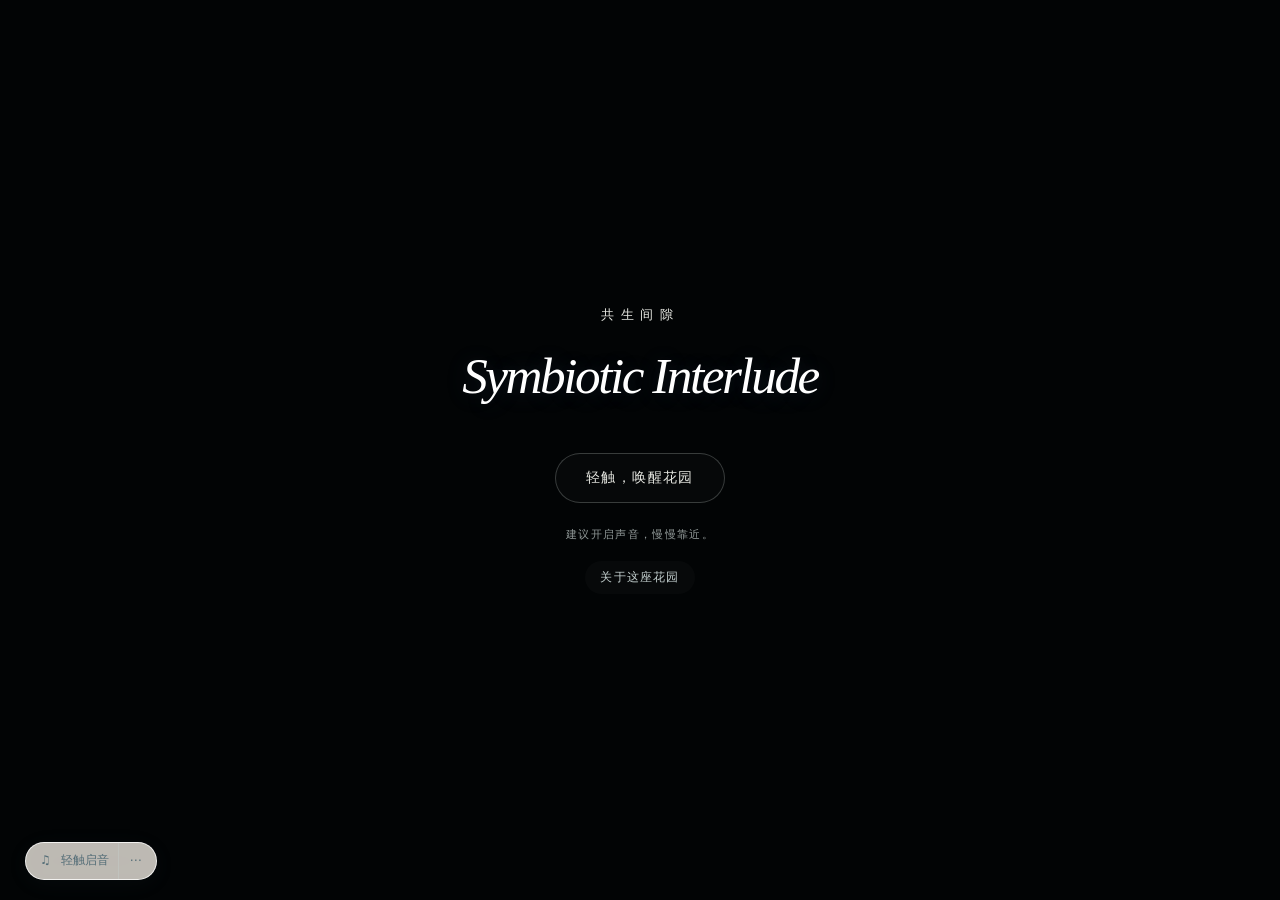
<file: index.html>
<!doctype html>
<html lang="zh-CN"><head><meta charset="utf-8"><meta name="viewport" content="width=device-width,initial-scale=1"><meta name="theme-color" content="#9fc4f7"><meta name="description" content="共生间隙：触碰植物，收藏一次相遇。"><title>Symbiotic Interlude · 共生间隙</title><link rel="preload" href="assets/sky-background.jpg" as="image"><link rel="stylesheet" href="src/style.css"><link rel="stylesheet" href="src/polish.css"><link rel="stylesheet" href="src/sound.css"><link rel="stylesheet" href="src/life.css"><link rel="stylesheet" href="src/presentation.css"><link rel="stylesheet" href="src/refinement.css"><link rel="stylesheet" href="src/experience.css"></head>
<body data-scene="welcome">
<main id="experience" aria-label="共生间隙互动花园">
 <section id="welcome" class="welcome"><p>共生间隙</p><h1>Symbiotic Interlude</h1><button id="start-experience" disabled>轻触，唤醒花园</button><small id="welcome-status" role="status">正在准备花园，请稍候…</small></section>
 <div id="landscape" aria-hidden="true"></div>
 <video id="scene-video" muted playsinline preload="metadata" poster="assets/poster-start.jpg"><source src="assets/intro.mp4" type="video/mp4"></video>
 <video id="ambient-video" muted playsinline loop preload="none" poster="assets/ambient-poster.jpg" aria-hidden="true"><source src="assets/ambient.mp4" type="video/mp4"></video>
 <div id="video-soften" aria-hidden="true"></div>
 <div id="intro-veil" aria-hidden="true"></div>
 <canvas id="atmosphere" aria-hidden="true"></canvas>
 <section id="arrival" class="arrival" aria-label="进入共生间隙" hidden>
  <p class="arrival-cn">共生间隙</p><h1><span>Symbiotic</span><em>Interlude</em></h1>
  <p class="arrival-copy">在万物之间，留一点温柔。</p><button id="enter" class="enter-button">轻触任意处，走进花园 <span>↗</span></button>
 </section>
 <section id="passage-copy" class="passage-copy" hidden><p>循着花的呼吸</p><button id="enter-garden" class="enter-button">轻触，抵达花园 <span>↗</span></button></section>
 <section id="garden" aria-label="选择你的植物" hidden>
  <div class="garden-heading"><p>每一次靠近，都有回响。</p><span>先轻触一株植物，再次轻触进入</span></div>
  <div id="plants" class="plants"></div>
  <div id="photo-garland" class="photo-garland" aria-label="空中的花笺" inert><img class="garland-rope" src="assets/garland.png" alt=""><div id="photo-hangers"></div></div>
  <button id="sky-invitation" class="sky-invitation" aria-label="向下滑动或点击展开照片花笺"><span>你的故事，藏在天空里</span><i>⌄</i></button>
  <div id="plant-caption" class="plant-caption" aria-live="polite"></div>
 </section>
 <section id="module" class="module" aria-label="植物互动" hidden></section>
 <div id="transition-veil" aria-hidden="true"></div>
</main>
<header id="chrome" class="chrome" hidden><button id="brand" aria-label="返回花园">Symbiotic <em>Interlude</em><small>共生间隙</small></button><nav aria-label="花园操作"><button id="photo-toggle">展开花笺</button><button id="finish" hidden>暂别花园</button><button id="motion-toggle" aria-pressed="false" title="切换轻量动效">轻量动效</button><button id="replay" title="重播开场">↺<span class="sr-only">重播开场</span></button></nav></header>
<button id="skip" class="skip">跳过序幕 <span>↗</span></button>
<button id="video-retry" class="video-retry" hidden>轻触播放</button>
<div id="toast" role="status" aria-live="polite"></div>
<dialog id="lightbox"><button id="close-lightbox" class="close-button" aria-label="关闭照片">×</button><img id="lightbox-image" alt=""><div id="lightbox-caption"></div><a id="lightbox-download" class="text-button" download="共生间隙.png">下载图片 ↗</a></dialog>
<noscript>请启用 JavaScript 以体验共生间隙。</noscript>
<script type="module" src="src/app.js"></script>
</body></html>
</file>
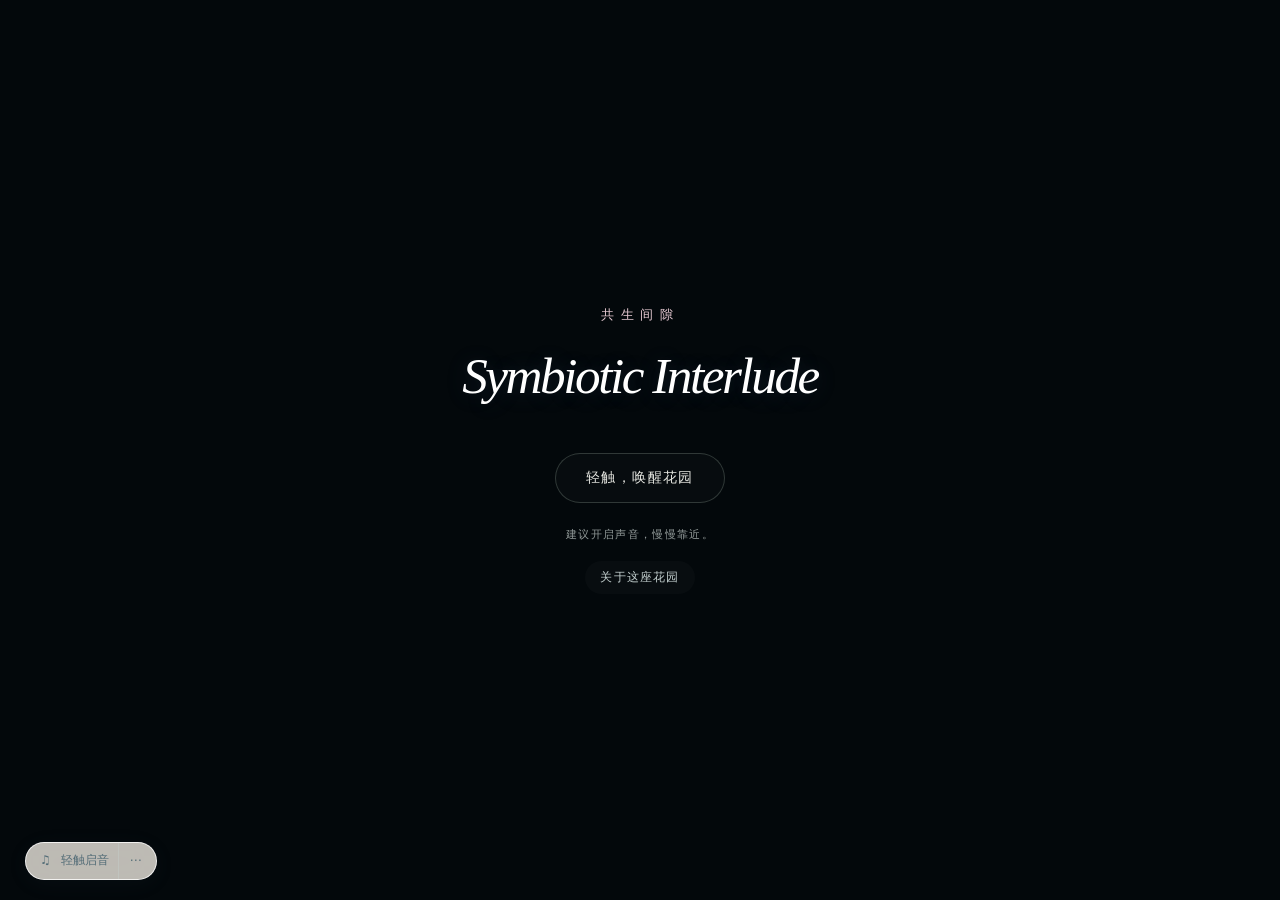
<file: miao/index.html>
<!doctype html>
<html lang="zh-CN"><head><meta charset="utf-8"><meta name="viewport" content="width=device-width,initial-scale=1"><meta name="theme-color" content="#9fc4f7"><meta name="description" content="共生间隙：触碰植物，收藏一次相遇。"><title>Symbiotic Interlude · 共生间隙</title><link rel="preload" href="assets/embroidered-garden.svg" as="image"><link rel="stylesheet" href="src/style.css"><link rel="stylesheet" href="src/polish.css"><link rel="stylesheet" href="src/sound.css"><link rel="stylesheet" href="src/life.css"><link rel="stylesheet" href="src/presentation.css"><link rel="stylesheet" href="src/refinement.css"><link rel="stylesheet" href="src/experience.css"><link rel="stylesheet" href="src/embroidery.css"></head>
<body data-scene="welcome">
<main id="experience" aria-label="共生间隙互动花园">
 <section id="welcome" class="welcome"><p>共生间隙</p><h1>Symbiotic Interlude</h1><button id="start-experience" disabled>轻触，唤醒花园</button><small id="welcome-status" role="status">正在准备花园，请稍候…</small></section>
 <div id="landscape" aria-hidden="true"></div>
 <video id="scene-video" muted playsinline preload="metadata" poster="assets/poster-start.jpg"><source src="assets/intro.mp4" type="video/mp4"></video>
 <video id="ambient-video" muted playsinline loop preload="none" poster="assets/ambient-poster.jpg" aria-hidden="true"><source src="assets/ambient.mp4" type="video/mp4"></video>
 <div id="video-soften" aria-hidden="true"></div>
 <div id="intro-veil" aria-hidden="true"></div>
 <canvas id="atmosphere" aria-hidden="true"></canvas>
 <section id="arrival" class="arrival" aria-label="进入共生间隙" hidden>
  <p class="arrival-cn">共生间隙</p><h1><span>Symbiotic</span><em>Interlude</em></h1>
  <p class="arrival-copy">在万物之间，留一点温柔。</p><button id="enter" class="enter-button">轻触任意处，走进花园 <span>↗</span></button>
 </section>
 <section id="passage-copy" class="passage-copy" hidden><p>循着花的呼吸</p><button id="enter-garden" class="enter-button">轻触，抵达花园 <span>↗</span></button></section>
 <section id="garden" aria-label="选择你的植物" hidden>
  <div class="garden-heading"><p>每一次靠近，都有回响。</p><span>先轻触一株植物，再次轻触进入</span></div>
  <div id="plants" class="plants"></div>
  <div id="photo-garland" class="photo-garland" aria-label="空中的花笺" inert><img class="garland-rope" src="assets/embroidered-garland.svg" alt=""><div id="photo-hangers"></div></div>
  <button id="sky-invitation" class="sky-invitation" aria-label="向下滑动或点击展开照片花笺"><span>你的故事，藏在天空里</span><i>⌄</i></button>
  <div id="plant-caption" class="plant-caption" aria-live="polite"></div>
 </section>
 <section id="module" class="module" aria-label="植物互动" hidden></section>
 <div id="transition-veil" aria-hidden="true"></div>
</main>
<header id="chrome" class="chrome" hidden><button id="brand" aria-label="返回花园">Symbiotic <em>Interlude</em><small>共生间隙</small></button><nav aria-label="花园操作"><button id="photo-toggle">展开花笺</button><button id="finish" hidden>暂别花园</button><button id="motion-toggle" aria-pressed="false" title="切换轻量动效">轻量动效</button><button id="replay" title="重播开场">↺<span class="sr-only">重播开场</span></button></nav></header>
<button id="skip" class="skip">跳过序幕 <span>↗</span></button>
<button id="video-retry" class="video-retry" hidden>轻触播放</button>
<div id="toast" role="status" aria-live="polite"></div>
<dialog id="lightbox"><button id="close-lightbox" class="close-button" aria-label="关闭照片">×</button><img id="lightbox-image" alt=""><div id="lightbox-caption"></div><a id="lightbox-download" class="text-button" download="共生间隙.png">下载图片 ↗</a></dialog>
<noscript>请启用 JavaScript 以体验共生间隙。</noscript>
<script type="module" src="src/app.js"></script>
</body></html>
</file>
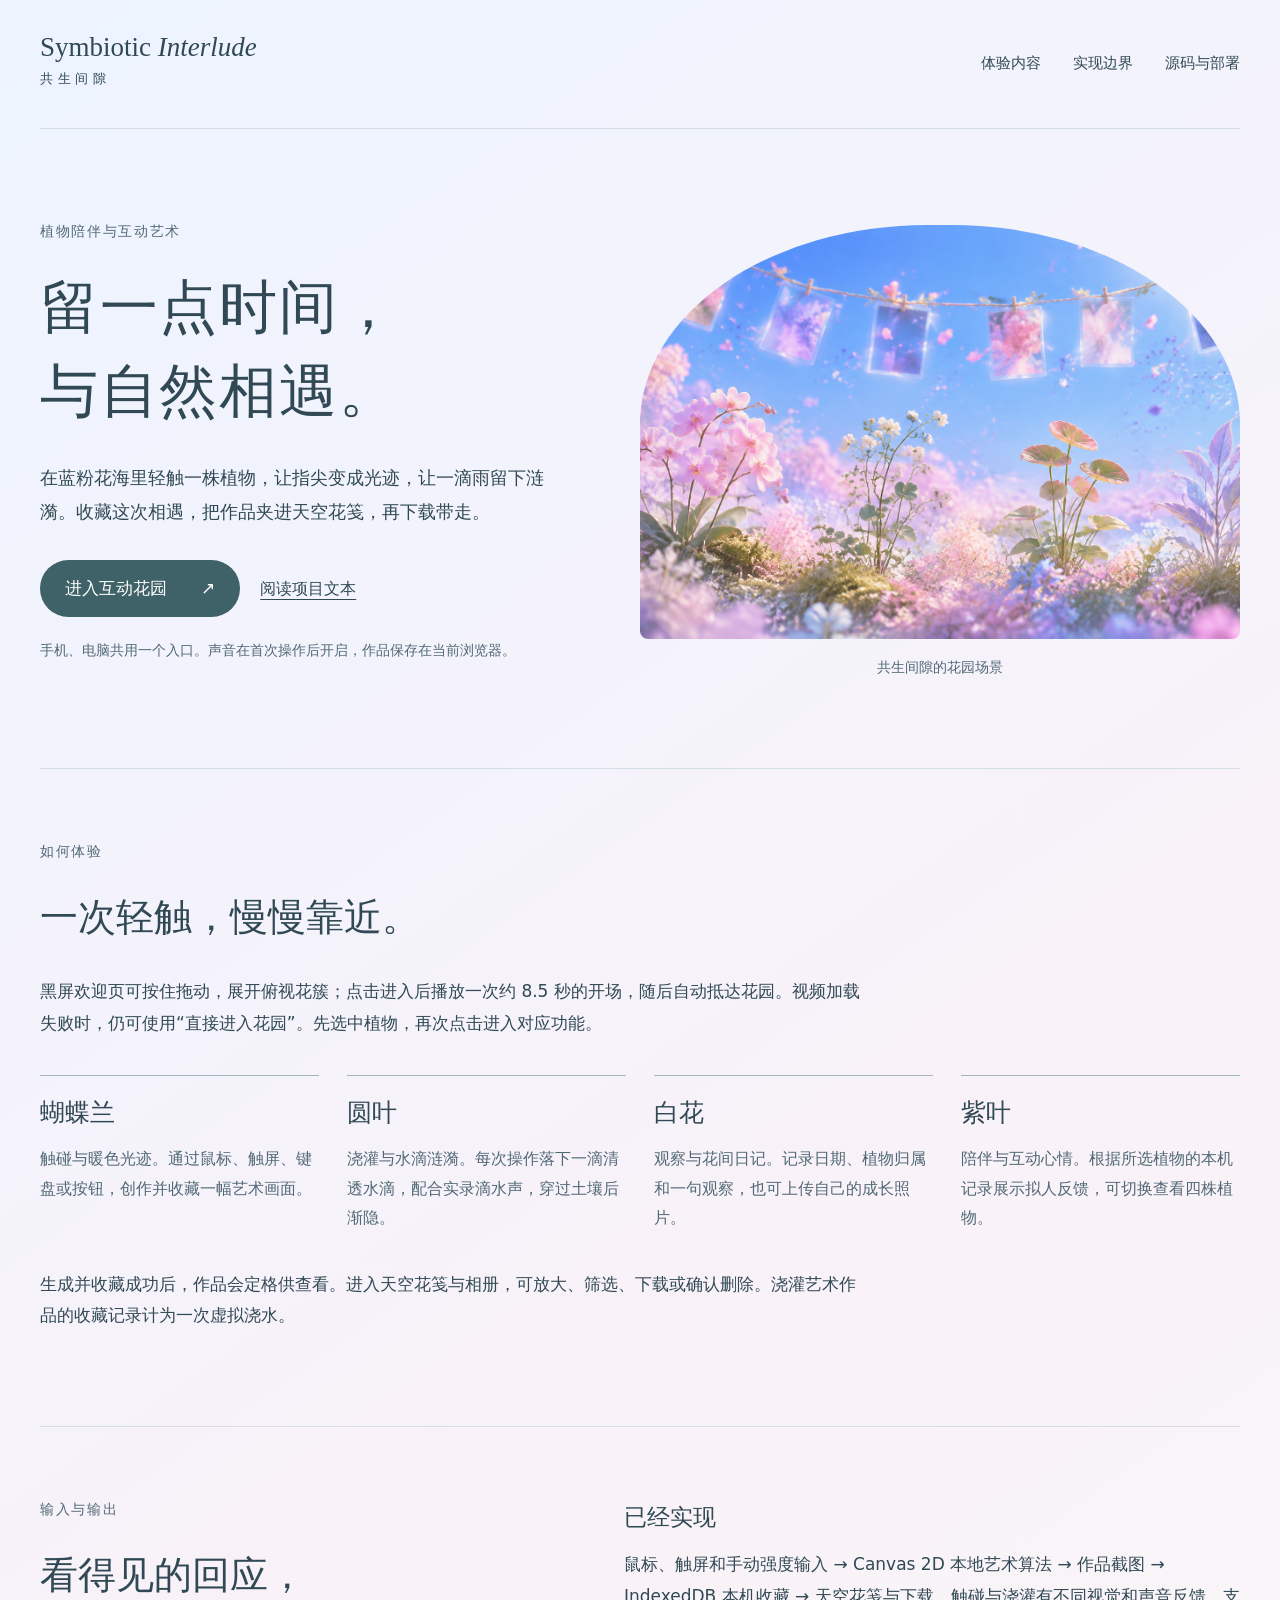
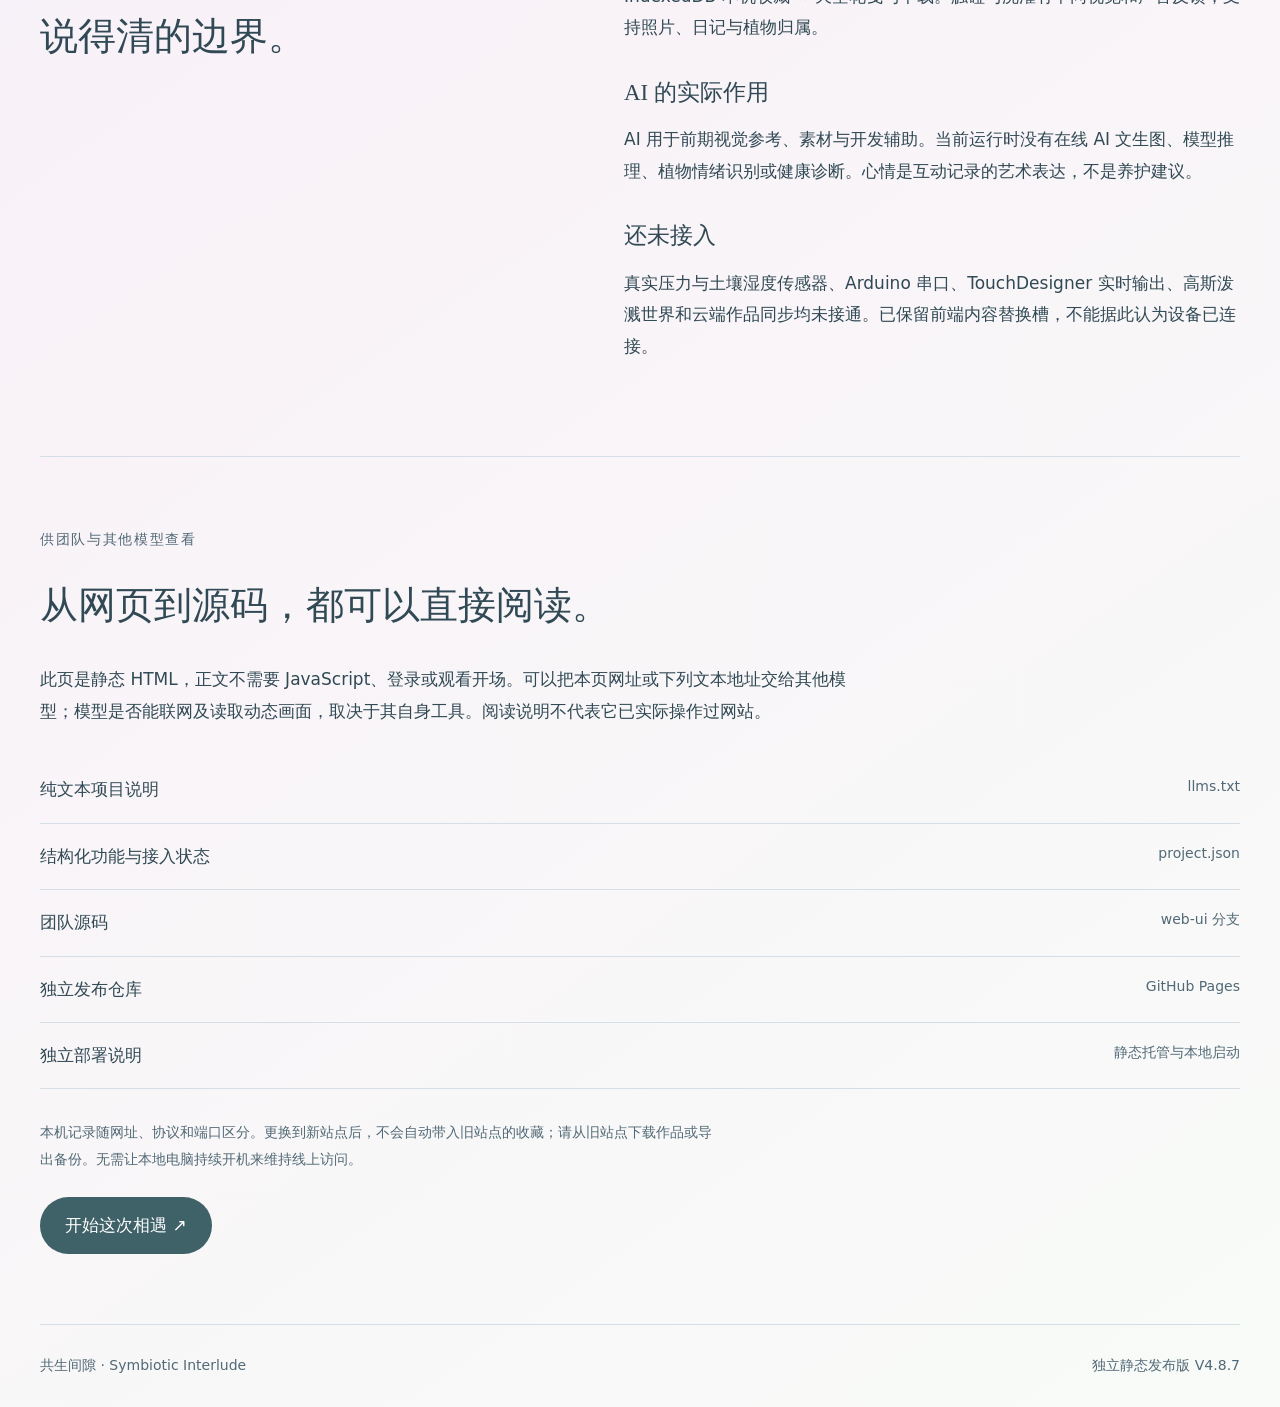
<file: project.html>
<!doctype html>
<html lang="zh-CN">
<head>
<meta charset="utf-8"><meta name="viewport" content="width=device-width,initial-scale=1">
<title>共生间隙 项目说明与网页体验</title>
<meta name="description" content="共生间隙是一个植物陪伴与互动艺术网页。本页无需登录或运行 JavaScript，即可阅读功能、输入输出、技术边界、源码与部署说明。">
<meta name="theme-color" content="#edf2fb"><link rel="stylesheet" href="src/project.css">
<link rel="alternate" type="text/plain" href="llms.txt" title="供 AI 阅读的项目说明">
<script type="application/ld+json">{"@context":"https://schema.org","@type":"CreativeWork","name":"共生间隙 Symbiotic Interlude","description":"植物陪伴与互动艺术网页，含模拟触碰、浇灌、作品收藏与成长记录。","inLanguage":"zh-CN","url":"https://yangbingqian54-lgtm.github.io/symbiotic-interlude-demo/project.html","isAccessibleForFree":true}</script>
</head>
<body>
<header><a class="wordmark" href="project.html">Symbiotic <em>Interlude</em><span>共生间隙</span></a><nav aria-label="项目导航"><a href="#experience">体验内容</a><a href="#implementation">实现边界</a><a href="#handoff">源码与部署</a></nav></header>
<main>
<section class="hero" aria-labelledby="title"><div class="hero-copy"><p class="eyebrow">植物陪伴与互动艺术</p><h1 id="title">留一点时间，<br>与自然相遇。</h1><p class="intro">在蓝粉花海里轻触一株植物，让指尖变成光迹，让一滴雨留下涟漪。收藏这次相遇，把作品夹进天空花笺，再下载带走。</p><div class="actions"><a class="primary" href="index.html">进入互动花园 <span aria-hidden="true">↗</span></a><a class="secondary" href="llms.txt">阅读项目文本</a></div><p class="small">手机、电脑共用一个入口。声音在首次操作后开启，作品保存在当前浏览器。</p></div><figure><img src="assets/garden-reference.jpg" alt="蓝色天空与粉色花海中的四株植物和天空花笺" width="1672" height="941"><figcaption>共生间隙的花园场景</figcaption></figure></section>
<section id="experience" class="section"><p class="eyebrow">如何体验</p><h2>一次轻触，慢慢靠近。</h2><p>黑屏欢迎页可按住拖动，展开俯视花簇；点击进入后播放一次约 8.5 秒的开场，随后自动抵达花园。视频加载失败时，仍可使用“直接进入花园”。先选中植物，再次点击进入对应功能。</p><dl class="plants"><div><dt>蝴蝶兰</dt><dd>触碰与暖色光迹。通过鼠标、触屏、键盘或按钮，创作并收藏一幅艺术画面。</dd></div><div><dt>圆叶</dt><dd>浇灌与水滴涟漪。每次操作落下一滴清透水滴，配合实录滴水声，穿过土壤后渐隐。</dd></div><div><dt>白花</dt><dd>观察与花间日记。记录日期、植物归属和一句观察，也可上传自己的成长照片。</dd></div><div><dt>紫叶</dt><dd>陪伴与互动心情。根据所选植物的本机记录展示拟人反馈，可切换查看四株植物。</dd></div></dl><p>生成并收藏成功后，作品会定格供查看。进入天空花笺与相册，可放大、筛选、下载或确认删除。浇灌艺术作品的收藏记录计为一次虚拟浇水。</p></section>
<section id="implementation" class="section boundary"><div><p class="eyebrow">输入与输出</p><h2>看得见的回应，<br>说得清的边界。</h2></div><div><h3>已经实现</h3><p>鼠标、触屏和手动强度输入 → Canvas 2D 本地艺术算法 → 作品截图 → IndexedDB 本机收藏 → 天空花笺与下载。触碰与浇灌有不同视觉和声音反馈，支持照片、日记与植物归属。</p><h3>AI 的实际作用</h3><p>AI 用于前期视觉参考、素材与开发辅助。当前运行时没有在线 AI 文生图、模型推理、植物情绪识别或健康诊断。心情是互动记录的艺术表达，不是养护建议。</p><h3>还未接入</h3><p>真实压力与土壤湿度传感器、Arduino 串口、TouchDesigner 实时输出、高斯泼溅世界和云端作品同步均未接通。已保留前端内容替换槽，不能据此认为设备已连接。</p></div></section>
<section id="handoff" class="section"><p class="eyebrow">供团队与其他模型查看</p><h2>从网页到源码，都可以直接阅读。</h2><p>此页是静态 HTML，正文不需要 JavaScript、登录或观看开场。可以把本页网址或下列文本地址交给其他模型；模型是否能联网及读取动态画面，取决于其自身工具。阅读说明不代表它已实际操作过网站。</p><ul class="resources"><li><a href="llms.txt">纯文本项目说明 <span>llms.txt</span></a></li><li><a href="project.json">结构化功能与接入状态 <span>project.json</span></a></li><li><a href="https://github.com/YANGBQ-Iris/living-embroidery/tree/web-ui">团队源码 <span>web-ui 分支</span></a></li><li><a href="https://github.com/yangbingqian54-lgtm/symbiotic-interlude-demo">独立发布仓库 <span>GitHub Pages</span></a></li><li><a href="DEPLOYMENT.md">独立部署说明 <span>静态托管与本地启动</span></a></li></ul><p class="small">本机记录随网址、协议和端口区分。更换到新站点后，不会自动带入旧站点的收藏；请从旧站点下载作品或导出备份。无需让本地电脑持续开机来维持线上访问。</p><a class="primary" href="index.html">开始这次相遇 ↗</a></section>
</main><footer>共生间隙 · Symbiotic Interlude <span>独立静态发布版 V4.8.7</span></footer>
</body></html>
</file>
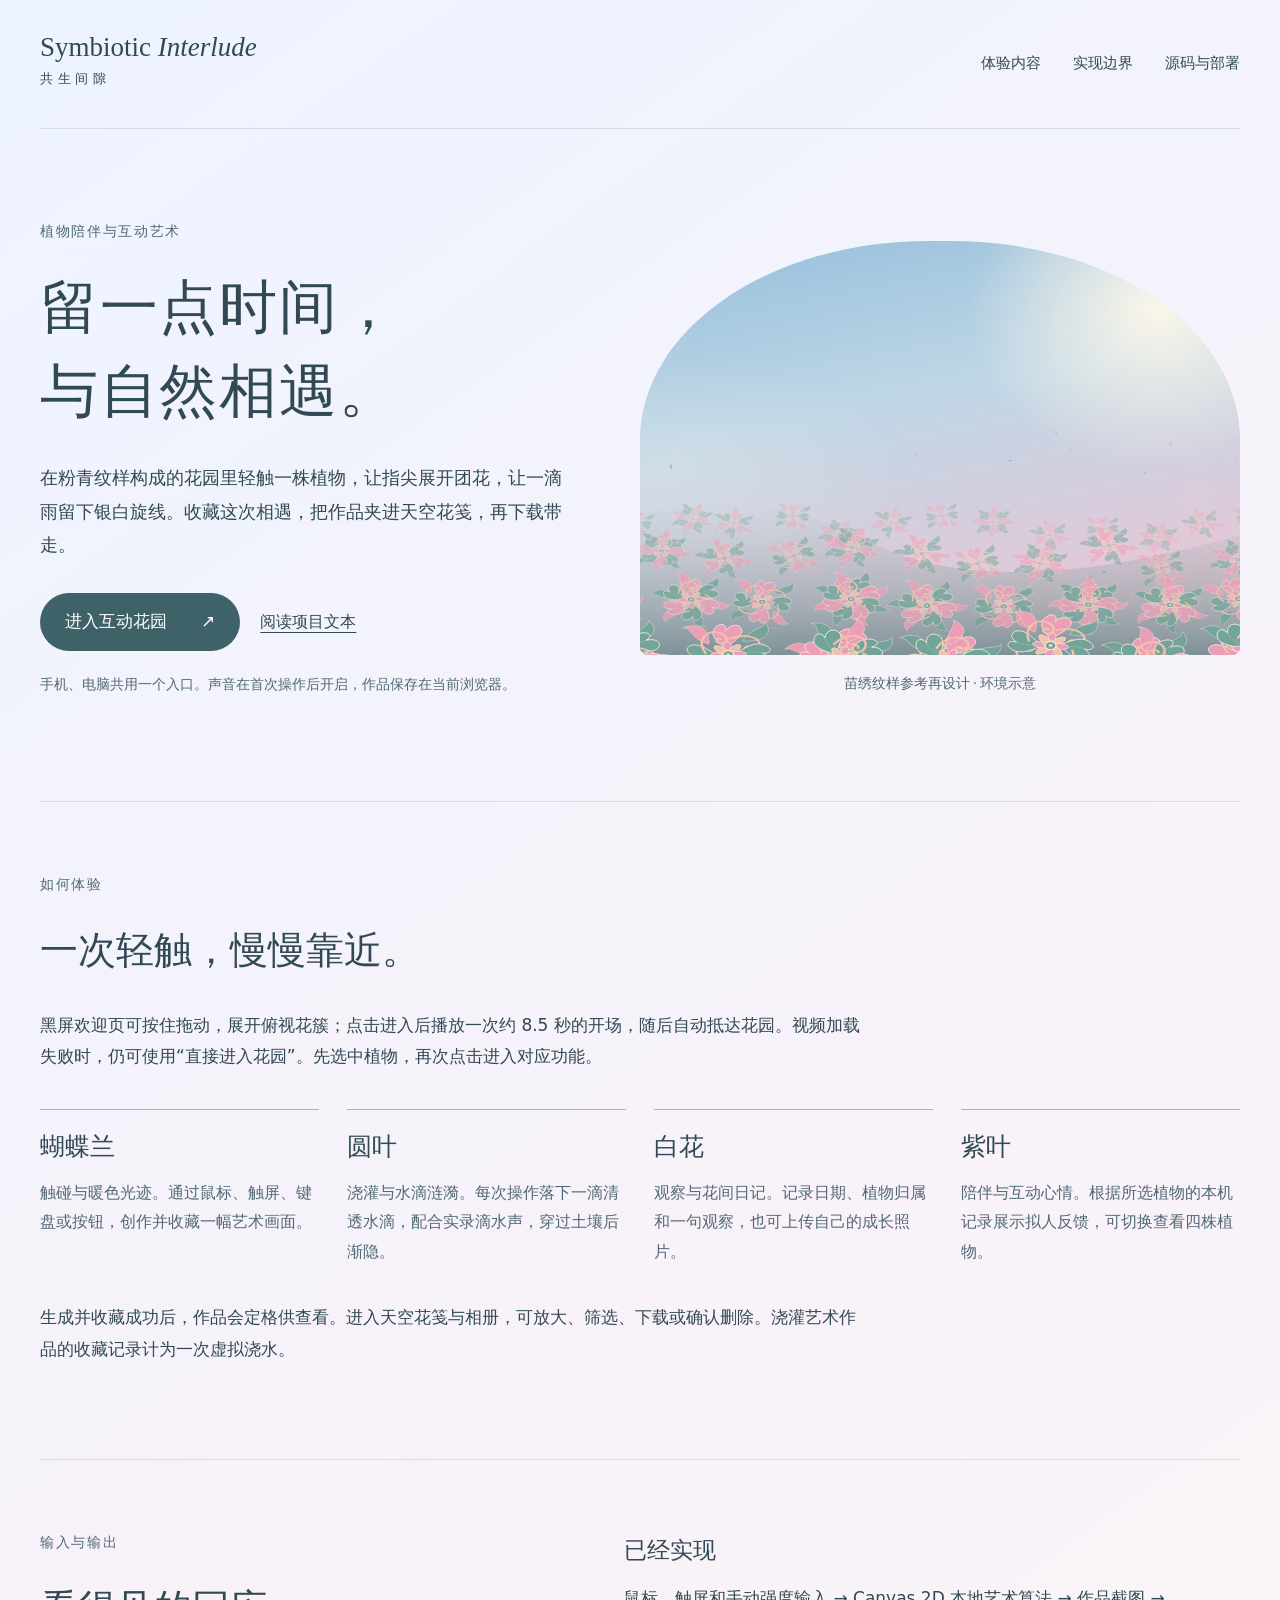
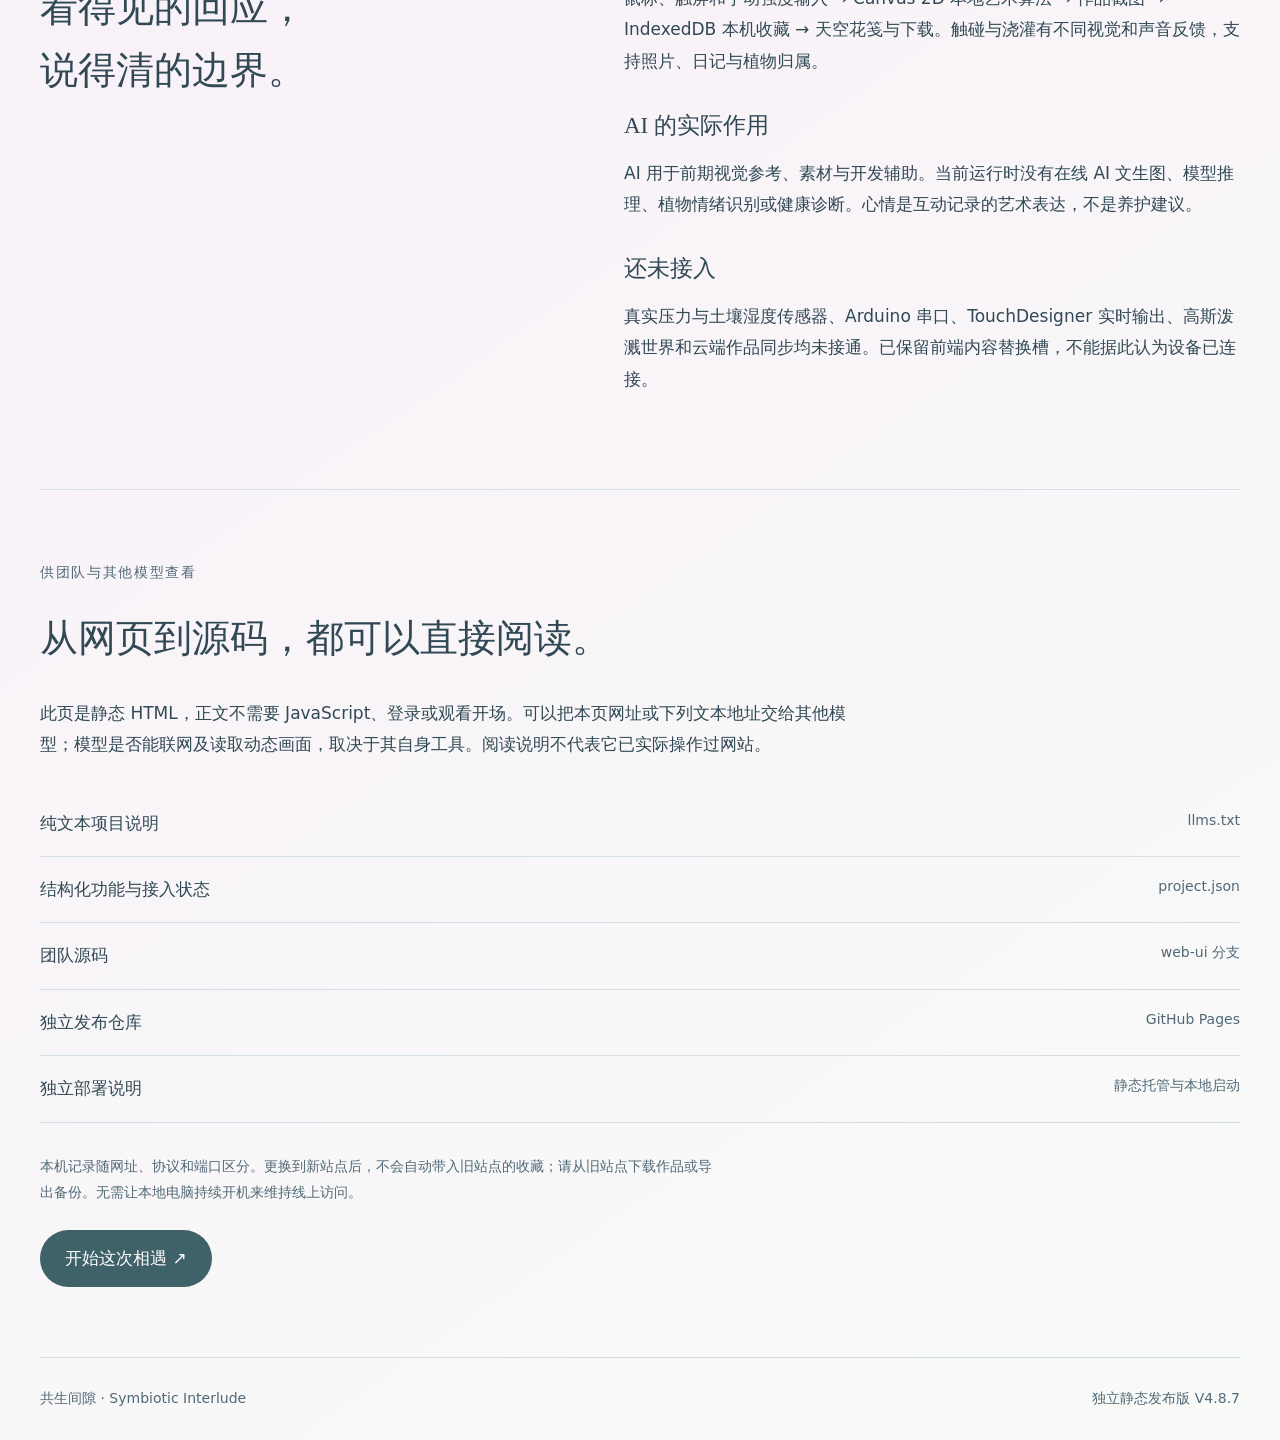
<file: miao/project.html>
<!doctype html>
<html lang="zh-CN">
<head>
<meta charset="utf-8"><meta name="viewport" content="width=device-width,initial-scale=1">
<title>共生间隙 项目说明与网页体验</title>
<meta name="description" content="共生间隙是一个植物陪伴与互动艺术网页。本页无需登录或运行 JavaScript，即可阅读功能、输入输出、技术边界、源码与部署说明。">
<meta name="theme-color" content="#edf2fb"><link rel="stylesheet" href="src/project.css">
<link rel="alternate" type="text/plain" href="llms.txt" title="供 AI 阅读的项目说明">
<script type="application/ld+json">{"@context":"https://schema.org","@type":"CreativeWork","name":"共生间隙 Symbiotic Interlude","description":"植物陪伴与互动艺术网页，含模拟触碰、浇灌、作品收藏与成长记录。","inLanguage":"zh-CN","url":"https://yangbingqian54-lgtm.github.io/symbiotic-interlude-demo/project.html","isAccessibleForFree":true}</script>
</head>
<body>
<header><a class="wordmark" href="project.html">Symbiotic <em>Interlude</em><span>共生间隙</span></a><nav aria-label="项目导航"><a href="#experience">体验内容</a><a href="#implementation">实现边界</a><a href="#handoff">源码与部署</a></nav></header>
<main>
<section class="hero" aria-labelledby="title"><div class="hero-copy"><p class="eyebrow">植物陪伴与互动艺术</p><h1 id="title">留一点时间，<br>与自然相遇。</h1><p class="intro">在粉青纹样构成的花园里轻触一株植物，让指尖展开团花，让一滴雨留下银白旋线。收藏这次相遇，把作品夹进天空花笺，再下载带走。</p><div class="actions"><a class="primary" href="index.html">进入互动花园 <span aria-hidden="true">↗</span></a><a class="secondary" href="llms.txt">阅读项目文本</a></div><p class="small">手机、电脑共用一个入口。声音在首次操作后开启，作品保存在当前浏览器。</p></div><figure><img src="assets/embroidered-garden.svg" alt="粉青团花与银白旋线构成的风格化环境" width="1672" height="941"><figcaption>苗绣纹样参考再设计 · 环境示意</figcaption></figure></section>
<section id="experience" class="section"><p class="eyebrow">如何体验</p><h2>一次轻触，慢慢靠近。</h2><p>黑屏欢迎页可按住拖动，展开俯视花簇；点击进入后播放一次约 8.5 秒的开场，随后自动抵达花园。视频加载失败时，仍可使用“直接进入花园”。先选中植物，再次点击进入对应功能。</p><dl class="plants"><div><dt>蝴蝶兰</dt><dd>触碰与暖色光迹。通过鼠标、触屏、键盘或按钮，创作并收藏一幅艺术画面。</dd></div><div><dt>圆叶</dt><dd>浇灌与水滴涟漪。每次操作落下一滴清透水滴，配合实录滴水声，穿过土壤后渐隐。</dd></div><div><dt>白花</dt><dd>观察与花间日记。记录日期、植物归属和一句观察，也可上传自己的成长照片。</dd></div><div><dt>紫叶</dt><dd>陪伴与互动心情。根据所选植物的本机记录展示拟人反馈，可切换查看四株植物。</dd></div></dl><p>生成并收藏成功后，作品会定格供查看。进入天空花笺与相册，可放大、筛选、下载或确认删除。浇灌艺术作品的收藏记录计为一次虚拟浇水。</p></section>
<section id="implementation" class="section boundary"><div><p class="eyebrow">输入与输出</p><h2>看得见的回应，<br>说得清的边界。</h2></div><div><h3>已经实现</h3><p>鼠标、触屏和手动强度输入 → Canvas 2D 本地艺术算法 → 作品截图 → IndexedDB 本机收藏 → 天空花笺与下载。触碰与浇灌有不同视觉和声音反馈，支持照片、日记与植物归属。</p><h3>AI 的实际作用</h3><p>AI 用于前期视觉参考、素材与开发辅助。当前运行时没有在线 AI 文生图、模型推理、植物情绪识别或健康诊断。心情是互动记录的艺术表达，不是养护建议。</p><h3>还未接入</h3><p>真实压力与土壤湿度传感器、Arduino 串口、TouchDesigner 实时输出、高斯泼溅世界和云端作品同步均未接通。已保留前端内容替换槽，不能据此认为设备已连接。</p></div></section>
<section id="handoff" class="section"><p class="eyebrow">供团队与其他模型查看</p><h2>从网页到源码，都可以直接阅读。</h2><p>此页是静态 HTML，正文不需要 JavaScript、登录或观看开场。可以把本页网址或下列文本地址交给其他模型；模型是否能联网及读取动态画面，取决于其自身工具。阅读说明不代表它已实际操作过网站。</p><ul class="resources"><li><a href="llms.txt">纯文本项目说明 <span>llms.txt</span></a></li><li><a href="project.json">结构化功能与接入状态 <span>project.json</span></a></li><li><a href="https://github.com/YANGBQ-Iris/living-embroidery/tree/web-ui">团队源码 <span>web-ui 分支</span></a></li><li><a href="https://github.com/yangbingqian54-lgtm/symbiotic-interlude-demo">独立发布仓库 <span>GitHub Pages</span></a></li><li><a href="DEPLOYMENT.md">独立部署说明 <span>静态托管与本地启动</span></a></li></ul><p class="small">本机记录随网址、协议和端口区分。更换到新站点后，不会自动带入旧站点的收藏；请从旧站点下载作品或导出备份。无需让本地电脑持续开机来维持线上访问。</p><a class="primary" href="index.html">开始这次相遇 ↗</a></section>
</main><footer>共生间隙 · Symbiotic Interlude <span>独立静态发布版 V4.8.7</span></footer>
</body></html>
</file>
<file: src/style.css>
@charset "UTF-8";
@property --opening{syntax:'<percentage>';inherits:false;initial-value:0%}
:root{--ink:#3d4359;--muted:#68788b;--paper:#fffaf5;--sage:#738e82;--ease:cubic-bezier(.22,1,.36,1);--serif:'Bodoni MT',Didot,'Times New Roman',Georgia,serif;--sans:'Microsoft YaHei','PingFang SC',system-ui,sans-serif;color-scheme:light;font-family:var(--sans);color:var(--ink);font-synthesis:none}
*{box-sizing:border-box}html,body{margin:0;width:100%;height:100%;overflow:hidden}body{background:#040608}button,input,textarea,select{font:inherit}button,a,input,textarea{ -webkit-tap-highlight-color:transparent}button{color:inherit;cursor:pointer;border:0;background:none}button:disabled{cursor:wait;opacity:.5}button:focus-visible,a:focus-visible{outline:2px solid #627f88;outline-offset:6px}button{touch-action:manipulation}button,a{user-select:none}button:active{transform:scale(.97)}[hidden]{display:none!important}img{display:block;max-width:100%;user-select:none;-webkit-user-drag:none}#experience{position:fixed;inset:0;isolation:isolate;overflow:hidden}#landscape,#scene-video,#video-soften,#intro-veil,#atmosphere,#transition-veil{position:absolute;inset:0;width:100%;height:100%}#landscape{background:#97c3fc url('../assets/sky-background.jpg') center center/cover no-repeat;transform:scale(1.025);transition:transform 1.8s var(--ease),filter 1s,opacity 1s;z-index:0}#scene-video{object-fit:cover;background:#070b14;z-index:1;opacity:0;transition:opacity 1.25s ease,transform 2s var(--ease);pointer-events:none}#scene-video.visible{opacity:1}#video-soften{background:rgba(250,250,255,.66);backdrop-filter:blur(18px) saturate(.67);-webkit-backdrop-filter:blur(18px) saturate(.67);z-index:2;opacity:0;transition:opacity 1s;pointer-events:none}#intro-veil{z-index:4;background:#020405;opacity:1;pointer-events:none;transition:opacity 2s ease;mask-image:radial-gradient(ellipse at center,transparent 0%,#000 0%);-webkit-mask-image:radial-gradient(ellipse at center,transparent 0%,#000 0%)}#intro-veil.revealing{animation:reveal-world 2.5s ease both}#atmosphere{z-index:6;pointer-events:none}#transition-veil{pointer-events:none;z-index:15;background:radial-gradient(ellipse at 50% 48%,#e6eaf6 0%,#d5cdec 70%);opacity:0;transition:opacity .5s ease}#transition-veil.cover{opacity:1}body[data-scene="intro"] #landscape{opacity:0}body[data-scene="arrival"] #landscape{animation:arrival-drift 14s ease-out both}body[data-scene="pressure"] #video-soften,body[data-scene="moisture"] #video-soften{opacity:1}body:not([data-scene="intro"]) #intro-veil{opacity:0;animation:none;mask-image:none;-webkit-mask-image:none}body[data-scene="journal"] #landscape,body[data-scene="collection"] #landscape,body[data-scene="mood"] #landscape{filter:blur(10px) saturate(.7);transform:scale(1.08)}
.arrival{position:absolute;z-index:7;inset:21% 10% auto;text-align:center;pointer-events:none;animation:soft-arrival 2.2s var(--ease) both}.arrival-cn{font-size:13px;letter-spacing:.6em;margin:0 0 16px;color:#3c5981}h1{font-family:var(--serif);font-weight:400;font-size:clamp(60px,8.7vw,138px);line-height:.88;letter-spacing:-.048em;margin:0;color:#fffefb;text-shadow:0 2px 25px #547ab02e}h1 span,h1 em{display:inline-block}h1 em{font-weight:400;margin-left:.12em}.arrival-copy{font-size:12px;letter-spacing:.25em;margin:30px 0 28px;color:#405d81}.enter-button{font-size:12px;letter-spacing:.12em;padding:13px 20px;border:1px solid #ffffff7a;border-radius:40px;background:#fff9;backdrop-filter:blur(12px);box-shadow:0 4px 30px #6173a00a;pointer-events:auto;transition:background .3s,transform .5s var(--ease)}.enter-button:hover{background:#fff}.enter-button span{margin-left:22px;font-size:17px}.passage-copy{position:absolute;z-index:7;bottom:10%;left:0;width:100%;text-align:center;color:#fff;text-shadow:0 1px 14px #3456}.passage-copy p{font-size:13px;letter-spacing:.3em}.skip{position:fixed;z-index:25;right:36px;bottom:30px;color:#fff;background:#141b2c3d;border:1px solid #fff3;backdrop-filter:blur(12px);border-radius:30px;padding:12px 20px;font-size:12px}.skip span{margin-left:20px}.video-retry{position:fixed;inset:45% auto auto 50%;transform:translateX(-50%);z-index:30;background:#fffdf9d9;border-radius:30px;padding:16px 30px}.chrome{position:fixed;z-index:12;top:28px;left:38px;right:38px;display:flex;align-items:center;justify-content:space-between;pointer-events:none}.chrome button{pointer-events:auto}#brand{font-family:var(--serif);font-size:20px;text-align:left;line-height:1.05;padding:0}#brand em{font-weight:normal}#brand small{display:block;font-family:var(--sans);font-size:9px;letter-spacing:.45em;margin-top:8px;color:#516788}.chrome nav{display:flex;align-items:center;gap:9px}.chrome nav button{padding:10px 15px;background:#fff7;backdrop-filter:blur(12px);border:1px solid #fff8;border-radius:30px;font-size:11px}.chrome nav button[aria-pressed="true"]{background:#cbdccb}.sr-only{position:absolute;clip:rect(0,0,0,0);width:1px;height:1px;overflow:hidden;white-space:nowrap}
#garden{position:absolute;inset:0;z-index:5;animation:soft-arrival 1.3s var(--ease) both}.garden-heading{position:absolute;top:24%;width:100%;text-align:center;pointer-events:none;transition:opacity .6s,transform 1s var(--ease)}.garden-heading p{font-weight:400;font-size:clamp(18px,2vw,28px);letter-spacing:.16em;margin:0 0 14px;color:#425c82}.garden-heading span{font-size:11px;color:#526f95;letter-spacing:.16em}.plants{position:absolute;inset:0;pointer-events:none;transition:transform 1.2s var(--ease)}.plant{position:absolute;bottom:7%;padding:0;width:25%;height:49%;transform-origin:50% 95%;transition:transform .9s var(--ease),filter .8s,opacity .6s;pointer-events:auto;isolation:isolate}.plant:nth-child(1){left:1%;height:47%;width:29%;bottom:8%}.plant:nth-child(2){left:29%;width:21%;height:47%;bottom:7%}.plant:nth-child(3){left:49%;width:25%;height:42%;bottom:8%}.plant:nth-child(4){left:73%;width:25%;height:47%;bottom:8%}.plant img{position:absolute;inset:0;width:100%;height:100%;object-fit:contain;object-position:bottom;filter:drop-shadow(0 15px 12px #625b8f12);transition:filter .7s;pointer-events:none}.plant:hover{transform:translateY(-5px) scale(1.035)}.plant.selected{transform:translateY(-10px) scale(1.12);z-index:3}.plant.selected img{filter:drop-shadow(0 10px 22px #fff9)}.plants.has-selected .plant:not(.selected){filter:saturate(.78);opacity:.8}.plant-name{position:absolute;left:50%;bottom:-27px;transform:translate(-50%,7px);opacity:0;background:#fff9;border:1px solid #fffb;backdrop-filter:blur(14px);white-space:nowrap;border-radius:24px;padding:8px 15px;font-size:11px;transition:opacity .5s,transform .5s}.plant:hover .plant-name,.plant.selected .plant-name{opacity:1;transform:translate(-50%,0)}.plant-caption{position:absolute;bottom:22px;left:0;right:0;text-align:center;font-size:11px;letter-spacing:.07em;color:#425e7e;pointer-events:none;min-height:20px}.plant-caption strong{font-weight:500;margin-right:14px}.sky-invitation{position:absolute;top:43%;left:50%;transform:translateX(-50%);display:grid;justify-items:center;gap:5px;color:#486a92;font-size:10px;letter-spacing:.14em;transition:opacity .5s}.sky-invitation i{font:normal 22px var(--serif);animation:breathe 3s infinite}.photo-garland{position:absolute;inset:0;pointer-events:none;opacity:0;transform:translateY(-65%) scale(.95);transition:transform 1.4s var(--ease),opacity 1s;z-index:5}.garland-rope{position:absolute;left:-3%;width:106%;height:auto;top:2%;pointer-events:none}.hanging-photo{position:absolute;top:var(--top);left:var(--left);width:clamp(100px,12vw,200px);height:clamp(135px,17vw,262px);padding:0;transform:translateX(-50%) rotate(var(--angle));transform-origin:50% 10%;pointer-events:auto;transition:transform .8s var(--ease);filter:drop-shadow(0 10px 14px #465b8714)}.hanging-photo:nth-child(2){transition-delay:.08s}.hanging-photo:nth-child(3){transition-delay:.16s}.hanging-photo:nth-child(4){transition-delay:.24s}.hanging-photo>img{width:100%;height:100%;object-fit:contain;pointer-events:none}.hanging-photo:hover{transform:translateX(-50%) rotate(0deg) scale(1.07)}.hanging-photo span{position:absolute;left:8%;right:8%;bottom:14%;font-size:11px;border-radius:20px;background:#fffc;padding:8px 2px;color:#526483;backdrop-filter:blur(7px)}body.photos-open .photo-garland{opacity:1;transform:translateY(0) scale(1)}body.photos-open .garden-heading{opacity:0;transform:translateY(20px)}body.photos-open .sky-invitation{opacity:0;pointer-events:none}body.photos-open .plants{transform:translateY(7%) scale(.92)}body.photos-open #landscape{transform:translateY(3%) scale(1.09)}
.module{position:absolute;inset:0;z-index:9;display:flex;align-items:center;justify-content:center;padding:100px 5% 60px;animation:module-enter .9s var(--ease) both}.module.leaving{animation:module-leave .55s var(--ease) both;pointer-events:none}.module-shell{width:min(1180px,100%);max-height:100%;overflow:auto;scrollbar-width:thin;overscroll-behavior:contain}.module-top{display:flex;justify-content:space-between;align-items:flex-end;gap:20px;margin-bottom:22px}.module-title p{font-size:11px;letter-spacing:.12em;margin:0 0 9px;color:#64778a}.module-title h2{font-family:var(--serif);font-size:clamp(30px,3.6vw,50px);font-weight:400;margin:0;line-height:1}.module-title h2 small{font-family:var(--sans);font-size:13px;margin-left:18px}.back-button{font-size:12px;border:1px solid #fff9;background:#fff8;backdrop-filter:blur(12px);border-radius:30px;padding:11px 19px;white-space:nowrap}.back-button span{margin-left:16px;color:#768492;font-size:10px}.sensor-layout{display:grid;grid-template-columns:minmax(0,1fr) 235px;gap:28px;align-items:stretch}.prototype-frame{position:relative;width:100%;aspect-ratio:16/10;border:1.5px solid #242936;border-radius:3px;background:transparent;overflow:hidden}.prototype-frame:before,.prototype-frame:after{content:'';position:absolute;z-index:2;pointer-events:none;width:13px;height:13px;border-color:#202635}.prototype-frame:before{left:9px;top:9px;border-top:1px solid;border-left:1px solid}.prototype-frame:after{right:9px;bottom:9px;border-right:1px solid;border-bottom:1px solid}.prototype-label{position:absolute;left:20px;bottom:17px;font-size:9px;letter-spacing:.12em;color:#535a6d;pointer-events:none}.placeholder{position:absolute;inset:0;display:flex;flex-direction:column;align-items:center;justify-content:center;gap:13px;pointer-events:none}.placeholder .frame-mark{font-family:var(--serif);font-size:65px;color:#737b8c88}.placeholder p{font-size:13px;letter-spacing:.2em;margin:0}.placeholder small{font-size:10px;color:#768195}.art-canvas{position:absolute;inset:0;width:100%;height:100%;opacity:0;transition:opacity .8s;touch-action:none}.prototype-frame.demonstrating .art-canvas{opacity:1}.prototype-frame.demonstrating .placeholder,.prototype-frame.demonstrating .prototype-label{opacity:0}.sensor-controls{border-radius:22px;background:#ffffff78;border:1px solid #fffc;box-shadow:0 15px 50px #6f74a00a;backdrop-filter:blur(20px);padding:24px 20px;display:flex;flex-direction:column;gap:17px}.status-dot{font-size:10px;color:#768691;display:flex;align-items:center;gap:8px}.status-dot:before{content:'';width:5px;height:5px;background:#a1acaf;border-radius:50%}.status-dot.active:before{background:#7d9a79}.sensor-controls h3{font-weight:400;font-size:17px;line-height:1.7;margin:0}.sensor-controls p{font-size:11px;line-height:1.9;color:#727d8c;margin:0}.primary,.secondary{border-radius:30px;padding:12px 18px;font-size:12px;transition:background .3s,transform .4s;border:1px solid #6f859733;background:#fff9}.primary{background:#546c70;color:#fff;border-color:#546c70}.primary:hover{background:#3f5b61}.secondary:hover{background:#fff}.sensor-controls .primary,.sensor-controls .secondary{width:100%}.sensor-controls label{font-size:10px;color:#697a83;display:grid;gap:10px}.sensor-controls input[type="range"]{width:100%;accent-color:#7d9d95}.sensor-controls .control-spacer{flex:1}.subtle-note{font-size:10px;line-height:1.8;color:#6b788b;margin:16px 0 0}.help-link{text-decoration:underline;text-underline-offset:4px;font-size:10px;padding:0;color:#6b7b8e}.small-print{font-size:10px;line-height:1.8;color:#798692}.panel-heading{font-family:var(--serif);font-weight:400;font-size:42px;margin:0}.paper-shell{background:#fffdf5f5;background-image:radial-gradient(#bcb69c22 .6px,transparent .6px);background-size:4px 4px;border:1px solid #fffffff0;border-radius:6px 24px 24px 6px;box-shadow:0 35px 100px #45475d1c,inset 12px 0 22px #8477470d;overflow:hidden;padding:32px;position:relative}.paper-shell:before{position:absolute;content:'';left:24px;top:0;bottom:0;width:1px;background:#d9cfb448}.paper-columns{display:grid;grid-template-columns:1fr 1fr;gap:40px}.paper-intro p{font-size:12px;line-height:2.1;color:#73817b}.paper-date{font-size:11px;letter-spacing:.1em;color:#8a947e}.paper-sticker{width:95px;height:118px;object-fit:contain;float:right;filter:saturate(.65)}.paper-form{display:grid;gap:14px}.paper-form label{display:grid;gap:8px;font-size:11px;color:#63786e}.paper-form input,.paper-form textarea,.paper-form select{width:100%;padding:10px 12px;border:1px solid #a0b09b4a;border-radius:6px;background:#ffffff8c;color:#4d655e;outline-offset:3px;font-size:12px;line-height:1.7}.paper-form textarea{min-height:100px;resize:vertical}.paper-form input[type="file"]{font-size:11px;padding:10px}.form-row{display:grid;grid-template-columns:1fr 1fr;gap:12px}.history{display:grid;gap:12px;max-height:43vh;overflow:auto;padding-right:7px}.history article{border-bottom:1px dashed #83977c55;padding:10px 0 15px;display:flex;gap:14px;align-items:flex-start}.history img{width:60px;height:68px;object-fit:cover;border:5px solid #fff;box-shadow:0 3px 10px #5c633012;border-radius:2px}.history h4{font-size:12px;font-weight:500;margin:4px 0 7px}.history p{font-size:11px;line-height:1.8;color:#758075;margin:0;white-space:pre-wrap;overflow-wrap:anywhere}.history time{font-size:10px;color:#8b9586}.empty-message{padding:40px 15px;text-align:center;font-size:12px;color:#7a877b;line-height:2}.paper-form .primary{justify-self:start;background:#718b77;border-color:#718b77}.sticker-picker{display:flex;gap:10px}.sticker-picker button{border:1px solid #ccd5c3;border-radius:50%;width:33px;height:33px;color:#7d9875;background:#fff8}.sticker-picker button.selected{background:#dfebd9}.gallery-shell{background:#fffdf6db;backdrop-filter:blur(16px);border:1px solid #fffc;border-radius:20px;padding:24px}.gallery-toolbar{display:flex;align-items:center;justify-content:space-between;gap:12px;margin-bottom:22px}.tabs{display:flex;gap:6px;flex-wrap:wrap}.tabs button{font-size:11px;padding:8px 14px;border-radius:25px;border:1px solid #b4c1b166}.tabs button.active{background:#778f7e;color:#fff}.gallery-grid{display:grid;grid-template-columns:repeat(4,minmax(0,1fr));gap:20px;max-height:50vh;overflow:auto;padding:9px}.memory-card{background:#fff;padding:9px 9px 14px;box-shadow:0 7px 15px #65795412;border-radius:2px;transform:rotate(-1deg);transition:transform .4s var(--ease)}.memory-card:nth-child(2n){transform:rotate(1deg)}.memory-card:hover{transform:rotate(0) translateY(-4px)}.memory-card img{width:100%;aspect-ratio:4/3;object-fit:cover}.memory-card p{font-size:11px;margin:11px 2px 6px;overflow:hidden;text-overflow:ellipsis;white-space:nowrap}.memory-card time{font-size:9px;color:#849188}.mood-layout{display:grid;grid-template-columns:.8fr 1.2fr;gap:40px;align-items:center;min-height:290px}.mood-character{position:relative;text-align:center}.mood-character img{height:230px;max-width:200px;object-fit:contain;margin:auto;filter:saturate(.7)}.mood-face{position:absolute;bottom:10px;left:50%;transform:translateX(-50%) rotate(-8deg);width:83px;height:71px;background:#e3efc6;border:1px solid #8ba16a;border-radius:55% 5% 50% 50%;display:grid;place-items:center;font:30px var(--serif);color:#6e8f5e;box-shadow:0 10px 20px #50682a10}.mood-text h3{font-size:24px;font-weight:400;letter-spacing:.05em;margin:10px 0 20px}.mood-text>p{font-size:12px;line-height:2;color:#76816e}.stats-row{display:flex;gap:30px;margin-top:20px}.stats-row span{font-size:10px;color:#7d8b77;display:grid;gap:5px}.stats-row strong{font:26px var(--serif);color:#657d66}.mood-text .small-print{margin-top:25px;font-size:10px}.mood-actions{display:flex;gap:10px;align-items:center;margin-top:20px}
#toast{position:fixed;z-index:50;bottom:26px;left:50%;transform:translate(-50%,15px);opacity:0;padding:13px 22px;background:#fffdf4ed;color:#53665d;border:1px solid #fff;border-radius:30px;font-size:12px;pointer-events:none;max-width:90vw;text-align:center;box-shadow:0 6px 30px #3f5c6e15;transition:opacity .3s,transform .4s var(--ease)}#toast.show{opacity:1;transform:translate(-50%,0)}dialog{border:1px solid #fff9;background:#fffdf7ed;backdrop-filter:blur(25px);border-radius:15px;box-shadow:0 30px 100px #33456630;padding:28px;max-width:min(900px,90vw);max-height:90vh;color:var(--ink)}dialog::backdrop{background:#3e507570;backdrop-filter:blur(8px)}#lightbox-image{max-width:80vw;max-height:65vh;margin:auto;object-fit:contain;border-radius:3px}#lightbox-caption{font-size:12px;line-height:1.9;margin:15px 0 9px;white-space:pre-wrap;overflow-wrap:anywhere}.text-button{font-size:11px;text-decoration:underline;text-underline-offset:4px;color:#597768}.close-button{position:absolute;right:8px;top:5px;width:27px;height:27px;font-size:24px;color:#647679}body.low-motion *,body.low-motion *:before,body.low-motion *:after{animation-duration:.01ms!important;animation-iteration-count:1!important;transition-duration:.12s!important}
#intro-veil.revealing{mask-image:radial-gradient(ellipse at center,transparent 0%,transparent var(--opening),#000 calc(var(--opening) + 18%));-webkit-mask-image:radial-gradient(ellipse at center,transparent 0%,transparent var(--opening),#000 calc(var(--opening) + 18%))}
@keyframes reveal-world{from{--opening:0%;opacity:1}to{--opening:140%;opacity:0}}@keyframes soft-arrival{from{opacity:0;transform:translateY(16px);filter:blur(8px)}to{opacity:1;transform:translateY(0);filter:blur(0)}}@keyframes arrival-drift{from{transform:scale(1.09)}to{transform:scale(1.025)}}@keyframes breathe{50%{transform:translateY(6px);opacity:.5}}@keyframes module-enter{from{opacity:0;transform:translateX(40px) scale(.97);filter:blur(6px)}to{opacity:1;transform:translateX(0) scale(1);filter:blur(0)}}@keyframes module-leave{to{opacity:0;transform:translateX(-70px) scale(.97);filter:blur(5px)}}
@media(min-width:1800px){.plant{bottom:8%}.garden-heading{top:27%}}@media(max-width:900px){.chrome{top:20px;left:22px;right:22px}.chrome nav{gap:5px}.chrome nav button{padding:9px 11px}.module{padding:92px 4% 45px}.sensor-layout{grid-template-columns:1fr 190px;gap:17px}.sensor-controls{padding:18px 15px;gap:12px}.sensor-controls h3{font-size:15px}.sensor-controls p{font-size:10px}.paper-shell{padding:26px}.paper-columns{gap:25px}.gallery-grid{grid-template-columns:repeat(3,1fr)}.back-button span{display:none}.hanging-photo{width:17vw;height:23vw}.garland-rope{top:10%}}
@media(max-width:600px){h1 span,h1 em{display:block}h1 em{margin:5px 0 0}h1{font-size:clamp(66px,17vw,98px)}.arrival{top:23%;inset-inline:3%}.arrival-copy{font-size:10px;letter-spacing:.12em}.arrival-cn{font-size:11px}.chrome{top:17px;left:17px;right:17px}#brand{font-size:16px}#brand small{font-size:8px}.chrome nav button{font-size:10px;padding:8px 10px}#replay{display:none}.skip{right:20px;bottom:22px}.garden-heading{top:28%}.garden-heading p{font-size:16px;letter-spacing:.07em}.garden-heading span{font-size:9px}.sky-invitation{top:42%;font-size:9px}.plant{bottom:14%!important}.plant:nth-child(1){left:-5%;width:37%;height:36%}.plant:nth-child(2){left:26%;width:25%;height:34%}.plant:nth-child(3){left:49%;width:28%;height:31%}.plant:nth-child(4){left:73%;width:31%;height:34%}.plant.selected{transform:translateY(-8px) scale(1.16)}.plant-name{font-size:9px;padding:7px 10px;bottom:-28px}.plant-caption{bottom:48px;font-size:10px;padding:0 20px}.module{padding:90px 18px 28px;align-items:flex-start}.module-shell{max-height:calc(100dvh - 118px)}.module-top{margin-bottom:18px}.module-title h2{font-size:32px}.module-title h2 small{font-size:11px;display:block;margin:10px 0 0}.module-title p{font-size:9px}.back-button{font-size:11px;padding:9px 13px}.sensor-layout{display:flex;flex-direction:column;gap:15px}.prototype-frame{aspect-ratio:4/3}.sensor-controls{display:grid;grid-template-columns:1fr 1fr;gap:13px;padding:18px}.sensor-controls h3{grid-column:1/-1;font-size:16px}.sensor-controls h3 br{display:none}.sensor-controls p{grid-column:1/-1}.sensor-controls .status-dot{grid-column:1/-1}.sensor-controls .control-spacer{display:none}.sensor-controls label{grid-column:1/-1}.sensor-controls .help-link{grid-column:1/-1;text-align:left}.sensor-controls button{padding:11px 9px;font-size:11px}.subtle-note{font-size:9px;line-height:1.8}.placeholder p{font-size:12px}.placeholder small{font-size:9px}.paper-shell{padding:24px 22px}.paper-shell:before{left:13px}.paper-columns{grid-template-columns:1fr;gap:24px}.panel-heading{font-size:32px}.history{max-height:38vh}.form-row{gap:9px}.gallery-shell{padding:16px}.gallery-toolbar{align-items:flex-start;flex-direction:column}.gallery-grid{grid-template-columns:repeat(2,1fr);gap:13px;max-height:51vh}.tabs button{font-size:10px;padding:7px 11px}.mood-layout{grid-template-columns:1fr;gap:18px}.mood-character img{height:150px}.mood-face{height:55px;width:64px;left:61%;font-size:23px}.mood-text h3{font-size:21px}.stats-row{gap:24px}.photo-garland .garland-rope{width:145%;max-width:none;left:-22%;top:15%}.hanging-photo{width:23vw;height:33vw;top:calc(var(--top) + 6%);}.hanging-photo span{font-size:9px;padding:6px 0;bottom:12%}.hanging-photo:nth-child(1){left:14%}.hanging-photo:nth-child(2){left:38%}.hanging-photo:nth-child(3){left:62%}.hanging-photo:nth-child(4){left:86%}body.photos-open .plants{transform:translateY(9%) scale(.91)}dialog{padding:28px 16px 20px}.paper-sticker{height:90px;width:75px}}
@media(prefers-reduced-motion:reduce){*,*:before,*:after{animation-duration:.01ms!important;animation-iteration-count:1!important;transition-duration:.12s!important}}
</file>
<file: src/polish.css>
/* V4.1: retain the supplied composition; keep movement below the objects. */
.living-background{position:absolute;inset:0;width:100%;height:100%;opacity:0;transition:opacity 1.4s ease;pointer-events:none}.living-background.ready{opacity:1}
body[data-scene="intro"] #landscape{opacity:1}body.returning #video-soften{opacity:0}
#scene-video{background:transparent;mask-image:linear-gradient(to right,transparent,#000 6%,#000 94%,transparent),linear-gradient(to bottom,transparent,#000 8%,#000 92%,transparent);mask-composite:intersect;-webkit-mask-image:linear-gradient(to right,transparent,#000 6%,#000 94%,transparent),linear-gradient(to bottom,transparent,#000 8%,#000 92%,transparent);-webkit-mask-composite:source-in;will-change:opacity,transform}
#video-soften{backdrop-filter:blur(10px) saturate(.72);-webkit-backdrop-filter:blur(10px) saturate(.72);background:rgba(250,250,255,.60)}
#experience:after{content:'';position:absolute;inset:0;z-index:3;pointer-events:none;opacity:0;transition:opacity .9s ease;box-shadow:inset 0 0 7vw 1vw #cfbee538;background:linear-gradient(to bottom,#ead8f312,transparent 13%,transparent 88%,#eccbdf18)}body[data-scene="intro"] #experience:after,body[data-scene="passage"] #experience:after{opacity:1}
#garden{animation:none;transition:opacity .65s ease,transform .9s var(--ease);will-change:opacity,transform}
body:not([data-scene="garden"]) #garden{opacity:0;transform:scale(1.025) translateX(-10px);pointer-events:none}
body.returning #garden{opacity:1;transform:none;pointer-events:none}
.module{will-change:opacity,transform}.module-shell{animation:none}
@keyframes soft-arrival{from{opacity:0;transform:translateY(12px)}to{opacity:1;transform:translateY(0)}}
@keyframes module-enter{from{opacity:0;transform:translateX(30px) scale(.985)}to{opacity:1;transform:translateX(0) scale(1)}}
@keyframes module-leave{to{opacity:0;transform:translateX(-45px) scale(.985)}}
body[data-scene="journal"] #landscape,body[data-scene="collection"] #landscape,body[data-scene="mood"] #landscape{filter:blur(6px) saturate(.8)}
.garden-heading span{font-size:13px;color:#455d7a}.sky-invitation{font-size:12px;color:#3e5b7e}.plant-caption{font-size:13px;color:#3b526e;bottom:25px}.plant-name{font-size:13px}.hanging-photo span{font-size:13px}.chrome nav button{font-size:12px}#brand small{font-size:10px}
.arrival-copy{font-size:14px;color:#3e5573}.enter-button{font-size:13px}.module-title p{font-size:12px}.sensor-controls p,.subtle-note{font-size:12px}.sensor-controls label{font-size:12px}.paper-form label,.history p{font-size:12px}.small-print{font-size:11px}
#finish{font-size:12px}.closing{max-width:860px;width:100%;margin:auto;text-align:center;animation:soft-arrival 1.1s var(--ease) both}.closing p{font-size:14px;line-height:2;letter-spacing:.05em;color:#4c6480}.closing h2{font:clamp(42px,5.3vw,78px)/1.1 var(--serif);font-weight:400;color:#fffdf8;text-shadow:0 3px 25px #466d9e28;margin:18px 0 25px}.closing .closing-cn{font-size:12px;letter-spacing:.3em}.closing-card{display:inline-block;position:relative;width:220px;padding:9px 9px 30px;background:#fffdf6;transform:rotate(-4deg);box-shadow:0 15px 50px #39587525;margin:0 0 24px;border-radius:3px}.closing-card:before{content:'';position:absolute;top:-9px;left:32%;width:36%;height:24px;background:#d3ddba99;transform:rotate(3deg)}.closing-card img{aspect-ratio:1.6;object-fit:cover;width:100%}.closing-card span{display:block;margin-top:12px;font-size:11px;color:#738679}.closing-actions{display:flex;justify-content:center;gap:12px;flex-wrap:wrap;margin-top:22px}.closing-actions button{background:#fffd;border:1px solid #fff;color:#4b6664;padding:13px 24px;border-radius:30px;font-size:12px}.closing-actions .primary{background:#617d77;color:#fff;border-color:#617d77}body[data-scene="ending"] #landscape{filter:saturate(.85);transform:scale(1.05)}body[data-scene="ending"] #video-soften{opacity:.25}
@media(max-width:600px){.garden-heading span{font-size:11px}.sky-invitation{font-size:11px}.plant-caption{font-size:11px}.plant-name{font-size:11px}.hanging-photo span{font-size:10px}.chrome nav button{font-size:10px;padding:8px 9px}.chrome nav{gap:4px}#brand{font-size:15px}#brand small{font-size:9px}.arrival-copy{font-size:12px}.closing p{font-size:12px}.closing-card{width:190px}.sensor-controls p{font-size:11px}.subtle-note{font-size:10px}.closing h2{font-size:44px}.closing-actions button{padding:11px 17px}.paper-form label{font-size:12px}}
</file>
<file: src/sound.css>
#sound-dock{position:fixed;z-index:35;bottom:20px;left:25px;display:flex;align-items:center;gap:0;background:#fffaf1bd;border:1px solid #fffc;border-radius:30px;backdrop-filter:blur(16px);box-shadow:0 4px 22px #526f8310;color:#536d77}#sound-dock>button{padding:10px 14px;font-size:12px;line-height:1.3}#sound-dock>button:first-child{padding-right:9px}#sound-toggle span{margin-left:6px}#sound-settings-toggle{border-left:1px solid #c5cfce66;padding-left:11px!important}#sound-panel{position:absolute;bottom:calc(100% + 12px);left:0;width:230px;padding:20px;border:1px solid #fff;border-radius:18px;background:#fffdf8f5;box-shadow:0 8px 35px #486a7c18}#sound-panel label{display:grid;gap:10px;font-size:12px;margin-bottom:18px}#sound-panel input{width:100%;accent-color:#809d8e}#sound-panel p{font-size:10px;line-height:1.8;margin:0;color:#7e8b8e}body[data-scene="intro"] #sound-dock,body[data-scene="passage"] #sound-dock{background:#f9f2ffab}@media(max-width:600px){#sound-dock{bottom:13px;left:15px}#sound-dock>button{font-size:10px;padding:8px 11px}.plant-caption{bottom:58px}}
</file>
<file: src/life.css>
.plant img{transform-origin:50% 96%;will-change:transform;transition:filter .7s}.garland-rope{transform-origin:50% 0%;will-change:transform}.photo-garland .hanging-photo{transform:translateX(-50%) translateY(var(--hang-y,0px)) rotate(calc(var(--angle) + var(--swing,0deg)));transition:filter .4s}.photo-garland .hanging-photo:hover{transform:translateX(-50%) translateY(var(--hang-y,0px)) rotate(calc(var(--angle) + var(--swing,0deg))) scale(1.06)}
.hanging-photo img.memory-preview{position:absolute;left:17%;top:25%;width:67%;height:58%;object-fit:cover;transform:rotate(4deg);border:3px solid #fff7;border-radius:7px;opacity:.95;pointer-events:none;box-shadow:0 0 8px #ffffff50}.flying-memory{position:fixed;z-index:45;object-fit:cover;border:7px solid #fffdf5;box-shadow:0 12px 40px #53678835;pointer-events:none;border-radius:3px;will-change:transform,opacity}
#experience:after{animation:border-breath 16s ease-in-out infinite alternate}@keyframes border-breath{from{transform:translateX(-7px) scale(1.015);filter:opacity(.75)}to{transform:translateX(7px) scale(1.03);filter:opacity(1)}}
@media(min-width:901px){body[data-scene="pressure"] .module,body[data-scene="moisture"] .module{padding-top:90px;padding-bottom:25px;align-items:center}body[data-scene="pressure"] .sensor-layout,body[data-scene="moisture"] .sensor-layout{grid-template-columns:minmax(0,1fr) 235px}.prototype-frame{aspect-ratio:auto;height:clamp(260px,calc(100dvh - 260px),600px)}.sensor-controls{max-height:clamp(360px,calc(100dvh - 190px),680px);gap:12px;padding:20px}.sensor-controls h3{font-size:16px;line-height:1.6}.sensor-controls p{font-size:11px;line-height:1.8}.module-top{margin-bottom:17px}}
@media(prefers-reduced-motion:reduce){#experience:after{animation:none}}
body.low-motion #experience:after{animation:none}

.welcome{position:absolute;inset:0;z-index:20;background:#020405;color:#e8e9e3;display:flex;flex-direction:column;align-items:center;justify-content:center;text-align:center;animation:welcome-in 1.8s ease both}.welcome p{font-size:13px;letter-spacing:.5em;margin:0 0 22px}.welcome h1{font:italic clamp(27px,4vw,54px) var(--serif);font-weight:400;margin:0 20px 48px;color:#e6e5dd}.welcome button{border:1px solid #dce3e23b;border-radius:30px;padding:15px 30px;font-size:14px;letter-spacing:.1em;background:#ffffff05;transition:background .6s,border-color .6s}.welcome button:hover{background:#ffffff0e;border-color:#dce3e28c}.welcome small{margin-top:22px;color:#929a99;font-size:11px;letter-spacing:.12em}body[data-scene="welcome"] #landscape,body[data-scene="welcome"] #atmosphere,body[data-scene="welcome"] #scene-video,body[data-scene="welcome"] #experience:after{visibility:hidden}body[data-scene="welcome"] #skip{display:none}body[data-scene="intro"] #intro-veil.revealing{animation:gentle-reveal 5s ease both;mask-image:none;-webkit-mask-image:none}@keyframes gentle-reveal{0%,12%{opacity:1}100%{opacity:0}}@keyframes welcome-in{from{opacity:0}to{opacity:1}}
.memory-card{position:relative}.memory-open{display:block;width:100%;padding:0;text-align:left}.delete-memory{display:block;margin:12px 0 0 auto;font-size:11px;padding:5px 10px;color:#8b6c70;border:1px solid #bfa2a538;border-radius:16px}.delete-memory:hover{background:#f8ecec}.delete-confirm{position:absolute;inset:0;z-index:2;padding:16px;background:#fffdf7f5;display:flex;align-items:center;justify-content:center;flex-wrap:wrap;align-content:center;gap:12px}.delete-confirm p{width:100%;white-space:normal;text-align:center;font-size:12px;line-height:1.8}.delete-confirm button{padding:9px 12px;border:1px solid #a2b3a369;border-radius:20px;font-size:12px}.delete-confirm [data-confirm-delete]{background:#806668;color:white}
@media(prefers-reduced-motion:reduce){.welcome{animation:none}body[data-scene="intro"] #intro-veil.revealing{animation-duration:1s}}body.low-motion #intro-veil.revealing{animation-duration:1s}

/* V4.5: keep animated layers composited; avoid stacking live backdrop filters. */
#ambient-video{position:absolute;inset:0;width:100%;height:100%;object-fit:cover;z-index:1;opacity:0;pointer-events:none;transition:opacity .45s ease}#ambient-video.visible{opacity:1}
#video-soften{backdrop-filter:none;-webkit-backdrop-filter:none}.sensor-controls{background:#f5f7fcb8;backdrop-filter:none}.gallery-shell{background:#fffdf6ed;backdrop-filter:none}.hanging-photo{filter:none;will-change:transform}.hanging-photo span{backdrop-filter:none}.plant img{filter:none}.plant.selected img{filter:brightness(1.04)}.plant,.plants,.photo-garland{will-change:transform,opacity}.plant{transition:transform .45s var(--ease),opacity .35s}.plant img{transition:filter .35s}.plants.has-selected .plant:not(.selected){filter:none;opacity:.85}.photo-garland{transition:transform .75s var(--ease),opacity .55s}.plants{transition:transform .65s var(--ease)}#garden{transition:opacity .4s ease,transform .5s var(--ease)}.module{animation-duration:.42s}.module.leaving{animation-duration:.32s}.chrome nav button,.plant-name,.back-button{backdrop-filter:none;background:#f7f9fcd9}#experience:after{will-change:transform;filter:none}
@keyframes border-breath{from{transform:translateX(-7px) scale(1.015)}to{transform:translateX(7px) scale(1.03)}}
</file>
<file: src/presentation.css>
.media-status{position:fixed;z-index:31;left:50%;bottom:90px;transform:translateX(-50%);max-width:calc(100vw - 32px);padding:12px 18px;border:1px solid #ffffff8c;border-radius:24px;background:#f9fbf5ed;color:#50666e;font-size:12px;display:flex;align-items:center;gap:12px;box-shadow:0 6px 25px #475e7914}.media-status i{width:8px;height:8px;flex:none;border-radius:50%;background:#8da9a4;animation:loading-breath 1.6s ease-in-out infinite}.media-status.failed i{animation:none;background:#b29586}.media-status button{font-size:12px;text-decoration:underline;text-underline-offset:4px;white-space:nowrap}.garden-guide{position:fixed;z-index:30;left:50%;bottom:90px;transform:translateX(-50%);width:min(370px,calc(100vw - 36px));padding:18px 22px;border:1px solid #fffd;border-radius:18px;background:#fffdf5f5;color:#50676e;box-shadow:0 12px 40px #51688c1a;animation:guide-arrive .4s ease both}.garden-guide>div{display:flex;align-items:center;justify-content:space-between;gap:16px}.garden-guide>div span{font-size:11px;color:#81908a;letter-spacing:.08em}.garden-guide>div button{font-size:20px;width:30px;height:30px}.garden-guide p{font-size:14px;line-height:1.9;margin:7px 0 16px}.garden-guide>button{font-size:12px;padding:9px 15px;border-radius:22px;background:#718b80;color:white}.chrome nav #help-toggle,.chrome nav #fullscreen-toggle{width:36px;height:36px;padding:0;font-size:17px;flex:none}.chrome nav{flex-wrap:wrap;justify-content:flex-end}.chrome{gap:14px}.chrome nav{max-width:calc(100vw - 240px)}#welcome-status{max-width:80vw;line-height:1.8}#start-experience:disabled{cursor:progress;opacity:.55}@keyframes loading-breath{50%{opacity:.35;transform:scale(.7)}}@keyframes guide-arrive{from{opacity:0;translate:0 8px}to{opacity:1;translate:0 0}}
@media(max-width:600px){.chrome{align-items:flex-start}.chrome nav{max-width:calc(100vw - 140px);gap:5px}.chrome nav #help-toggle,.chrome nav #fullscreen-toggle{width:31px;height:31px;font-size:16px}.garden-guide{bottom:88px;padding:14px 18px}.garden-guide p{font-size:13px}.media-status{bottom:95px;flex-wrap:wrap;justify-content:center;text-align:center;width:max-content}}
@media(prefers-reduced-motion:reduce){.media-status i,.garden-guide{animation:none}}body.low-motion .media-status i,body.low-motion .garden-guide{animation:none}

.garden-guide{top:clamp(100px,14vh,150px);bottom:auto;max-height:calc(100dvh - 230px);overflow:auto}@media(max-width:600px){.garden-guide{top:135px;bottom:auto}}

.garden-guide{background:#fffdf5}
</file>
<file: src/refinement.css>
:root{--song:'Noto Serif SC','Source Han Serif SC','Songti SC','STSong','SimSun',serif}
.garden-heading>p{font-family:var(--song);font-size:clamp(25px,3.1vw,52px);font-weight:400;line-height:1.55;letter-spacing:.12em;color:#fff;width:fit-content;max-width:90vw;margin:0 auto 14px;text-shadow:0 2px 16px #365e9470}.garden-heading>span{color:#f4f9ff;text-shadow:0 1px 9px #3c608b99}.title-glow{position:relative}.title-glow>.title-aura{position:absolute;inset:0;display:block;pointer-events:none;user-select:none;font:inherit;letter-spacing:inherit;line-height:inherit;color:#fff;margin:0;padding:0;text-align:inherit;text-shadow:0 0 9px #ffffff80,0 0 22px #ffffff50;opacity:.04;animation:title-light-breath 8s ease-in-out infinite;will-change:opacity}.welcome h1.title-glow,.closing h2.title-glow{color:#fff}@keyframes title-light-breath{0%,100%{opacity:.04}50%{opacity:.44}}body:not([data-scene='garden']) .garden-heading .title-aura,body.photos-open .garden-heading .title-aura{animation-play-state:paused}
.mood-portrait{position:relative;width:100%;height:245px;display:grid;place-items:end center}.mood-portrait>img{height:235px;width:100%;max-width:220px;object-fit:contain;filter:none}.mood-portrait .mood-face{bottom:4px}.mood-plant-name{font-family:var(--song);font-size:16px;letter-spacing:.12em;margin:19px 0 13px;color:#687d6e}.mood-plant-picker{display:flex;justify-content:center;gap:8px;flex-wrap:wrap}.mood-plant-picker button{display:grid;justify-items:center;gap:5px;padding:7px 9px;min-width:62px;border:1px solid #a2b5a238;border-radius:13px;background:#ffffff70;transition:background .2s,border-color .2s}.mood-plant-picker button[aria-pressed='true']{background:#eaf1e2;border-color:#8da58c}.mood-plant-picker img{width:40px;height:48px;max-width:none;object-fit:contain;margin:0;filter:none}.mood-plant-picker span{font-size:11px;color:#6c806f}.mood-plant-invitation{font-size:11px;color:#8b9585;margin:12px 0 0}
@media(max-width:600px){.garden-heading>p{font-size:25px;letter-spacing:.06em;max-width:92vw}.garden-heading>span{font-size:11px}.mood-portrait{height:205px}.mood-portrait>img{height:195px}.mood-plant-picker{gap:5px}.mood-plant-picker button{min-width:56px;padding:6px}.mood-plant-picker img{height:40px;width:34px}}
@media(prefers-reduced-motion:reduce){.title-glow>.title-aura{animation:none;opacity:.12}}body.low-motion .title-glow>.title-aura{animation:none;opacity:.12}
</file>
<file: src/experience.css>
#interlude{position:absolute;inset:0;z-index:7;display:none;flex-direction:column;align-items:center;justify-content:center;text-align:center;background:radial-gradient(ellipse at 50% 42%,#cddcf7,#c5bce1 60%,#99b8e5);color:#344c65;padding:28px}body[data-scene='intro'][data-media-state='loading'] #interlude,body[data-scene='intro'][data-media-state='fallback'] #interlude{display:flex}body[data-scene='intro'] #media-status{display:none!important}#interlude>img{height:180px;width:150px;object-fit:contain;z-index:1;animation:interlude-breathe 5s ease-in-out infinite}#interlude h2{font-family:var(--song);font-weight:400;font-size:28px;margin:9px 0}#interlude p{font-size:15px;line-height:1.8;z-index:1;margin:10px 0}#interlude .interlude-state{font-size:12px;letter-spacing:.12em;color:#52677c}#interlude button{margin-top:14px;padding:13px 23px;border:1px solid white;background:#fff9;border-radius:30px;font-size:15px;z-index:1}.interlude-halo{position:absolute;top:23%;left:calc(50% - 130px);width:260px;height:260px;border-radius:50%;background:radial-gradient(#fff9,#f9def34d,transparent 70%);animation:interlude-breathe 5s ease-in-out infinite}.welcome .welcome-about{font-size:12px;padding:7px 14px;margin-top:17px;border-color:transparent;color:#c3cfce}
body[data-scene='garden'] #landscape{filter:saturate(.88) brightness(.97)}.plant>img{filter:drop-shadow(0 6px 6px #3b4d6b26)}.plant.selected>img{filter:drop-shadow(0 0 10px #ffffffb3) brightness(1.05)}.plant-name{opacity:1;bottom:0;transform:translateX(-50%);background:#fffffff0;color:#334d62;backdrop-filter:none;box-shadow:0 3px 12px #485f7d15;padding:9px 13px;display:grid;gap:3px;min-width:95px;text-align:center}.plant-name strong{font-weight:500;font-size:15px}.plant-name small{font-size:12px;color:#647c7b}.plant:hover .plant-name,.plant.selected .plant-name{transform:translateX(-50%)}.plant.selected .plant-name{background:#e7f2ed;border-color:#8ea99d}.garden-heading>span,.sky-invitation,.plant-caption{font-size:15px}.sky-invitation{color:#344e70}.garden-heading>p{font-size:clamp(27px,3.1vw,52px)}.module-title h2 small{display:block;font-family:var(--song);font-size:24px;line-height:1.5;margin:10px 0 0;color:#344a5d}.module-title p,.subtle-note,.sensor-controls label{font-size:14px;color:#4e6273}.sensor-controls p,.small-print{font-size:13px;color:#526878;line-height:1.8}.primary,.secondary,.back-button{font-size:14px}.sensor-controls h3{font-family:var(--song);font-size:21px;color:#344e59}.sensor-controls{gap:13px}.sensor-identity{display:flex;align-items:center;gap:12px}.sensor-identity img{height:65px;width:60px;object-fit:contain}.sensor-identity span{font-size:14px;color:#526879}.status-dot{font-size:13px}.status-dot.active:before{width:7px;height:7px}.prototype-frame{background:radial-gradient(#d6d7e9,#bbbddc)}.art-canvas{opacity:1}.sensor-controls .feedback{min-height:50px;margin:0;padding:10px 12px;background:#f6faf5c9;border-radius:12px;font-size:14px;line-height:1.6;color:#3d665a}.journey-strip{display:flex;flex-wrap:wrap;gap:8px;margin:15px 0;font-size:13px;color:#526879}.journey-strip span{padding:7px 11px;border-radius:20px;background:#fff9}.journey-strip .done{background:#dbece2;color:#355e4b}.external-content{position:absolute;inset:0;width:100%;height:100%;object-fit:contain;background:#182033;z-index:4}.record-plant-select{display:flex;align-items:center;gap:8px;font-size:13px}.record-plant-select select{padding:8px 12px;border:1px solid #a5b5a55c;border-radius:18px;background:#fff;color:#456154}.plant-badge{display:block;color:#526d5d;font-size:12px;margin-top:9px}.paper-form label,.paper-intro p,.mood-text>p,.history p{font-size:14px}.history h4,.memory-card p{font-size:14px}.history time,.memory-card time{font-size:12px}.mood-text h3{font-size:27px}.mood-plant-invitation{font-size:12px}.gallery-toolbar{flex-wrap:wrap}.gallery-grid{max-height:48vh}.subtle-note{line-height:1.8}
#about-dialog{width:min(780px,92vw);padding:32px;max-height:86dvh;overflow:auto;background:#fffdf7}#about-dialog h2{font-family:var(--serif);font-weight:400;font-size:35px;margin:12px 0 28px;line-height:1.2}#about-dialog h3{font-family:var(--song);font-size:19px;color:#385a58;font-weight:400;margin:18px 0 8px}#about-dialog p,#about-dialog li{font-size:15px;line-height:1.9;color:#4d6271}.about-kicker{letter-spacing:.12em}.about-flow{display:grid;grid-template-columns:repeat(3,1fr);gap:18px;list-style:none;padding:0}.about-flow strong{display:block;color:#4b7a69;font-weight:500;margin-bottom:7px}.about-status{display:grid;grid-template-columns:1fr 1fr;gap:25px;border-top:1px solid #c1d0bf7d;margin-top:22px}.about-note{border-top:1px solid #c1d0bf7d;padding-top:14px}#about-open{font-size:13px}.paper-form select{font-size:14px}
@keyframes interlude-breathe{0%,100%{opacity:.55;transform:translateY(5px) scale(.97)}50%{opacity:.95;transform:translateY(-3px) scale(1.02)}}
@media(min-width:901px){.sensor-controls{max-height:calc(100dvh - 190px);overflow:auto}.prototype-frame{height:clamp(300px,calc(100dvh - 330px),570px)}.module-top{margin-bottom:15px}.sensor-layout{grid-template-columns:minmax(0,1fr) 265px}}
@media(max-width:600px){.module{padding:110px 18px 55px}.module-title h2{font-size:32px}.module-title h2 small{font-size:21px;margin-top:6px}.module-top{align-items:center;gap:10px}.module-title p{font-size:12px}.back-button{padding:9px 12px}.back-button span{display:none}.plant-name{min-width:67px;padding:7px 8px;bottom:-8px}.plant-name strong{font-size:13px}.plant-name small{font-size:10px}.plant:nth-child(2){width:24%;left:26%}.plant-caption{font-size:12px;bottom:65px}.garden-heading>span{font-size:12px}.sky-invitation{font-size:13px}.garden-heading>p{font-size:25px}.sensor-controls p,.small-print{font-size:13px}.prototype-frame{min-height:240px}.paper-shell,.gallery-shell{padding:20px}.form-row{grid-template-columns:1fr}.journey-strip{font-size:11px;gap:5px}.journey-strip span{padding:6px 8px}#about-dialog{padding:25px 22px}.about-flow,.about-status{grid-template-columns:1fr;gap:5px}#about-dialog h2{font-size:29px}.chrome nav{max-width:calc(100vw - 135px)}#interlude>img{height:145px}.sensor-identity img{height:55px}.gallery-grid{grid-template-columns:repeat(2,minmax(0,1fr));gap:12px}.module-shell{scroll-padding-bottom:30px}}
@media(prefers-reduced-motion:reduce){#interlude>img,.interlude-halo{animation:none}}body.low-motion #interlude>img,body.low-motion .interlude-halo{animation:none}

.gallery-hint{font-size:14px;color:#4f6b65;line-height:1.8;margin:0 0 20px}.text-button{font-size:15px}.memory-arrived:after{content:"刚刚收藏";position:absolute;top:12%;left:16%;right:16%;padding:6px 4px;border-radius:16px;background:#e4f4e7;color:#42694d;font-size:12px;pointer-events:none}

body[data-scene='intro'] #intro-veil.revealing{animation-duration:2.4s}.opening-caption{display:none;position:absolute;bottom:12%;left:0;right:0;text-align:center;z-index:7;color:#fff;font-family:var(--song);font-size:16px;letter-spacing:.12em;text-shadow:0 2px 12px #284567aa;pointer-events:none}body[data-scene='intro'][data-media-state='ready'] .opening-caption{display:block}

.plant:focus-visible{outline:none}.plant:focus-visible .plant-name{outline:2px solid #567f76;outline-offset:3px}.sensor-controls h3{line-height:1.55}.generated-preview{position:absolute;inset:0;width:100%;height:100%;object-fit:contain;background:#1e223c;z-index:3}.back-button:focus-visible{outline-offset:3px}

body[data-scene='garden'] #landscape:after{content:'';position:absolute;inset:0;background:linear-gradient(#e7effa24,#e7effa08 55%,transparent);pointer-events:none}@media(max-width:600px){.plant-name strong{font-size:14px}.plant-name small{font-size:11px}}

/* User-drawn, transient life on the black opening. */
.welcome{touch-action:none;user-select:none;isolation:isolate}.welcome-growth{position:absolute;inset:0;width:100%;height:100%;pointer-events:none;z-index:-1}.welcome button{touch-action:manipulation}
</file>
<file: miao/src/style.css>
@charset "UTF-8";
@property --opening{syntax:'<percentage>';inherits:false;initial-value:0%}
:root{--ink:#3d4359;--muted:#68788b;--paper:#fffaf5;--sage:#738e82;--ease:cubic-bezier(.22,1,.36,1);--serif:'Bodoni MT',Didot,'Times New Roman',Georgia,serif;--sans:'Microsoft YaHei','PingFang SC',system-ui,sans-serif;color-scheme:light;font-family:var(--sans);color:var(--ink);font-synthesis:none}
*{box-sizing:border-box}html,body{margin:0;width:100%;height:100%;overflow:hidden}body{background:#040608}button,input,textarea,select{font:inherit}button,a,input,textarea{ -webkit-tap-highlight-color:transparent}button{color:inherit;cursor:pointer;border:0;background:none}button:disabled{cursor:wait;opacity:.5}button:focus-visible,a:focus-visible{outline:2px solid #627f88;outline-offset:6px}button{touch-action:manipulation}button,a{user-select:none}button:active{transform:scale(.97)}[hidden]{display:none!important}img{display:block;max-width:100%;user-select:none;-webkit-user-drag:none}#experience{position:fixed;inset:0;isolation:isolate;overflow:hidden}#landscape,#scene-video,#video-soften,#intro-veil,#atmosphere,#transition-veil{position:absolute;inset:0;width:100%;height:100%}#landscape{background:#97c3fc url('../assets/sky-background.jpg') center center/cover no-repeat;transform:scale(1.025);transition:transform 1.8s var(--ease),filter 1s,opacity 1s;z-index:0}#scene-video{object-fit:cover;background:#070b14;z-index:1;opacity:0;transition:opacity 1.25s ease,transform 2s var(--ease);pointer-events:none}#scene-video.visible{opacity:1}#video-soften{background:rgba(250,250,255,.66);backdrop-filter:blur(18px) saturate(.67);-webkit-backdrop-filter:blur(18px) saturate(.67);z-index:2;opacity:0;transition:opacity 1s;pointer-events:none}#intro-veil{z-index:4;background:#020405;opacity:1;pointer-events:none;transition:opacity 2s ease;mask-image:radial-gradient(ellipse at center,transparent 0%,#000 0%);-webkit-mask-image:radial-gradient(ellipse at center,transparent 0%,#000 0%)}#intro-veil.revealing{animation:reveal-world 2.5s ease both}#atmosphere{z-index:6;pointer-events:none}#transition-veil{pointer-events:none;z-index:15;background:radial-gradient(ellipse at 50% 48%,#e6eaf6 0%,#d5cdec 70%);opacity:0;transition:opacity .5s ease}#transition-veil.cover{opacity:1}body[data-scene="intro"] #landscape{opacity:0}body[data-scene="arrival"] #landscape{animation:arrival-drift 14s ease-out both}body[data-scene="pressure"] #video-soften,body[data-scene="moisture"] #video-soften{opacity:1}body:not([data-scene="intro"]) #intro-veil{opacity:0;animation:none;mask-image:none;-webkit-mask-image:none}body[data-scene="journal"] #landscape,body[data-scene="collection"] #landscape,body[data-scene="mood"] #landscape{filter:blur(10px) saturate(.7);transform:scale(1.08)}
.arrival{position:absolute;z-index:7;inset:21% 10% auto;text-align:center;pointer-events:none;animation:soft-arrival 2.2s var(--ease) both}.arrival-cn{font-size:13px;letter-spacing:.6em;margin:0 0 16px;color:#3c5981}h1{font-family:var(--serif);font-weight:400;font-size:clamp(60px,8.7vw,138px);line-height:.88;letter-spacing:-.048em;margin:0;color:#fffefb;text-shadow:0 2px 25px #547ab02e}h1 span,h1 em{display:inline-block}h1 em{font-weight:400;margin-left:.12em}.arrival-copy{font-size:12px;letter-spacing:.25em;margin:30px 0 28px;color:#405d81}.enter-button{font-size:12px;letter-spacing:.12em;padding:13px 20px;border:1px solid #ffffff7a;border-radius:40px;background:#fff9;backdrop-filter:blur(12px);box-shadow:0 4px 30px #6173a00a;pointer-events:auto;transition:background .3s,transform .5s var(--ease)}.enter-button:hover{background:#fff}.enter-button span{margin-left:22px;font-size:17px}.passage-copy{position:absolute;z-index:7;bottom:10%;left:0;width:100%;text-align:center;color:#fff;text-shadow:0 1px 14px #3456}.passage-copy p{font-size:13px;letter-spacing:.3em}.skip{position:fixed;z-index:25;right:36px;bottom:30px;color:#fff;background:#141b2c3d;border:1px solid #fff3;backdrop-filter:blur(12px);border-radius:30px;padding:12px 20px;font-size:12px}.skip span{margin-left:20px}.video-retry{position:fixed;inset:45% auto auto 50%;transform:translateX(-50%);z-index:30;background:#fffdf9d9;border-radius:30px;padding:16px 30px}.chrome{position:fixed;z-index:12;top:28px;left:38px;right:38px;display:flex;align-items:center;justify-content:space-between;pointer-events:none}.chrome button{pointer-events:auto}#brand{font-family:var(--serif);font-size:20px;text-align:left;line-height:1.05;padding:0}#brand em{font-weight:normal}#brand small{display:block;font-family:var(--sans);font-size:9px;letter-spacing:.45em;margin-top:8px;color:#516788}.chrome nav{display:flex;align-items:center;gap:9px}.chrome nav button{padding:10px 15px;background:#fff7;backdrop-filter:blur(12px);border:1px solid #fff8;border-radius:30px;font-size:11px}.chrome nav button[aria-pressed="true"]{background:#cbdccb}.sr-only{position:absolute;clip:rect(0,0,0,0);width:1px;height:1px;overflow:hidden;white-space:nowrap}
#garden{position:absolute;inset:0;z-index:5;animation:soft-arrival 1.3s var(--ease) both}.garden-heading{position:absolute;top:24%;width:100%;text-align:center;pointer-events:none;transition:opacity .6s,transform 1s var(--ease)}.garden-heading p{font-weight:400;font-size:clamp(18px,2vw,28px);letter-spacing:.16em;margin:0 0 14px;color:#425c82}.garden-heading span{font-size:11px;color:#526f95;letter-spacing:.16em}.plants{position:absolute;inset:0;pointer-events:none;transition:transform 1.2s var(--ease)}.plant{position:absolute;bottom:7%;padding:0;width:25%;height:49%;transform-origin:50% 95%;transition:transform .9s var(--ease),filter .8s,opacity .6s;pointer-events:auto;isolation:isolate}.plant:nth-child(1){left:1%;height:47%;width:29%;bottom:8%}.plant:nth-child(2){left:29%;width:21%;height:47%;bottom:7%}.plant:nth-child(3){left:49%;width:25%;height:42%;bottom:8%}.plant:nth-child(4){left:73%;width:25%;height:47%;bottom:8%}.plant img{position:absolute;inset:0;width:100%;height:100%;object-fit:contain;object-position:bottom;filter:drop-shadow(0 15px 12px #625b8f12);transition:filter .7s;pointer-events:none}.plant:hover{transform:translateY(-5px) scale(1.035)}.plant.selected{transform:translateY(-10px) scale(1.12);z-index:3}.plant.selected img{filter:drop-shadow(0 10px 22px #fff9)}.plants.has-selected .plant:not(.selected){filter:saturate(.78);opacity:.8}.plant-name{position:absolute;left:50%;bottom:-27px;transform:translate(-50%,7px);opacity:0;background:#fff9;border:1px solid #fffb;backdrop-filter:blur(14px);white-space:nowrap;border-radius:24px;padding:8px 15px;font-size:11px;transition:opacity .5s,transform .5s}.plant:hover .plant-name,.plant.selected .plant-name{opacity:1;transform:translate(-50%,0)}.plant-caption{position:absolute;bottom:22px;left:0;right:0;text-align:center;font-size:11px;letter-spacing:.07em;color:#425e7e;pointer-events:none;min-height:20px}.plant-caption strong{font-weight:500;margin-right:14px}.sky-invitation{position:absolute;top:43%;left:50%;transform:translateX(-50%);display:grid;justify-items:center;gap:5px;color:#486a92;font-size:10px;letter-spacing:.14em;transition:opacity .5s}.sky-invitation i{font:normal 22px var(--serif);animation:breathe 3s infinite}.photo-garland{position:absolute;inset:0;pointer-events:none;opacity:0;transform:translateY(-65%) scale(.95);transition:transform 1.4s var(--ease),opacity 1s;z-index:5}.garland-rope{position:absolute;left:-3%;width:106%;height:auto;top:2%;pointer-events:none}.hanging-photo{position:absolute;top:var(--top);left:var(--left);width:clamp(100px,12vw,200px);height:clamp(135px,17vw,262px);padding:0;transform:translateX(-50%) rotate(var(--angle));transform-origin:50% 10%;pointer-events:auto;transition:transform .8s var(--ease);filter:drop-shadow(0 10px 14px #465b8714)}.hanging-photo:nth-child(2){transition-delay:.08s}.hanging-photo:nth-child(3){transition-delay:.16s}.hanging-photo:nth-child(4){transition-delay:.24s}.hanging-photo>img{width:100%;height:100%;object-fit:contain;pointer-events:none}.hanging-photo:hover{transform:translateX(-50%) rotate(0deg) scale(1.07)}.hanging-photo span{position:absolute;left:8%;right:8%;bottom:14%;font-size:11px;border-radius:20px;background:#fffc;padding:8px 2px;color:#526483;backdrop-filter:blur(7px)}body.photos-open .photo-garland{opacity:1;transform:translateY(0) scale(1)}body.photos-open .garden-heading{opacity:0;transform:translateY(20px)}body.photos-open .sky-invitation{opacity:0;pointer-events:none}body.photos-open .plants{transform:translateY(7%) scale(.92)}body.photos-open #landscape{transform:translateY(3%) scale(1.09)}
.module{position:absolute;inset:0;z-index:9;display:flex;align-items:center;justify-content:center;padding:100px 5% 60px;animation:module-enter .9s var(--ease) both}.module.leaving{animation:module-leave .55s var(--ease) both;pointer-events:none}.module-shell{width:min(1180px,100%);max-height:100%;overflow:auto;scrollbar-width:thin;overscroll-behavior:contain}.module-top{display:flex;justify-content:space-between;align-items:flex-end;gap:20px;margin-bottom:22px}.module-title p{font-size:11px;letter-spacing:.12em;margin:0 0 9px;color:#64778a}.module-title h2{font-family:var(--serif);font-size:clamp(30px,3.6vw,50px);font-weight:400;margin:0;line-height:1}.module-title h2 small{font-family:var(--sans);font-size:13px;margin-left:18px}.back-button{font-size:12px;border:1px solid #fff9;background:#fff8;backdrop-filter:blur(12px);border-radius:30px;padding:11px 19px;white-space:nowrap}.back-button span{margin-left:16px;color:#768492;font-size:10px}.sensor-layout{display:grid;grid-template-columns:minmax(0,1fr) 235px;gap:28px;align-items:stretch}.prototype-frame{position:relative;width:100%;aspect-ratio:16/10;border:1.5px solid #242936;border-radius:3px;background:transparent;overflow:hidden}.prototype-frame:before,.prototype-frame:after{content:'';position:absolute;z-index:2;pointer-events:none;width:13px;height:13px;border-color:#202635}.prototype-frame:before{left:9px;top:9px;border-top:1px solid;border-left:1px solid}.prototype-frame:after{right:9px;bottom:9px;border-right:1px solid;border-bottom:1px solid}.prototype-label{position:absolute;left:20px;bottom:17px;font-size:9px;letter-spacing:.12em;color:#535a6d;pointer-events:none}.placeholder{position:absolute;inset:0;display:flex;flex-direction:column;align-items:center;justify-content:center;gap:13px;pointer-events:none}.placeholder .frame-mark{font-family:var(--serif);font-size:65px;color:#737b8c88}.placeholder p{font-size:13px;letter-spacing:.2em;margin:0}.placeholder small{font-size:10px;color:#768195}.art-canvas{position:absolute;inset:0;width:100%;height:100%;opacity:0;transition:opacity .8s;touch-action:none}.prototype-frame.demonstrating .art-canvas{opacity:1}.prototype-frame.demonstrating .placeholder,.prototype-frame.demonstrating .prototype-label{opacity:0}.sensor-controls{border-radius:22px;background:#ffffff78;border:1px solid #fffc;box-shadow:0 15px 50px #6f74a00a;backdrop-filter:blur(20px);padding:24px 20px;display:flex;flex-direction:column;gap:17px}.status-dot{font-size:10px;color:#768691;display:flex;align-items:center;gap:8px}.status-dot:before{content:'';width:5px;height:5px;background:#a1acaf;border-radius:50%}.status-dot.active:before{background:#7d9a79}.sensor-controls h3{font-weight:400;font-size:17px;line-height:1.7;margin:0}.sensor-controls p{font-size:11px;line-height:1.9;color:#727d8c;margin:0}.primary,.secondary{border-radius:30px;padding:12px 18px;font-size:12px;transition:background .3s,transform .4s;border:1px solid #6f859733;background:#fff9}.primary{background:#546c70;color:#fff;border-color:#546c70}.primary:hover{background:#3f5b61}.secondary:hover{background:#fff}.sensor-controls .primary,.sensor-controls .secondary{width:100%}.sensor-controls label{font-size:10px;color:#697a83;display:grid;gap:10px}.sensor-controls input[type="range"]{width:100%;accent-color:#7d9d95}.sensor-controls .control-spacer{flex:1}.subtle-note{font-size:10px;line-height:1.8;color:#6b788b;margin:16px 0 0}.help-link{text-decoration:underline;text-underline-offset:4px;font-size:10px;padding:0;color:#6b7b8e}.small-print{font-size:10px;line-height:1.8;color:#798692}.panel-heading{font-family:var(--serif);font-weight:400;font-size:42px;margin:0}.paper-shell{background:#fffdf5f5;background-image:radial-gradient(#bcb69c22 .6px,transparent .6px);background-size:4px 4px;border:1px solid #fffffff0;border-radius:6px 24px 24px 6px;box-shadow:0 35px 100px #45475d1c,inset 12px 0 22px #8477470d;overflow:hidden;padding:32px;position:relative}.paper-shell:before{position:absolute;content:'';left:24px;top:0;bottom:0;width:1px;background:#d9cfb448}.paper-columns{display:grid;grid-template-columns:1fr 1fr;gap:40px}.paper-intro p{font-size:12px;line-height:2.1;color:#73817b}.paper-date{font-size:11px;letter-spacing:.1em;color:#8a947e}.paper-sticker{width:95px;height:118px;object-fit:contain;float:right;filter:saturate(.65)}.paper-form{display:grid;gap:14px}.paper-form label{display:grid;gap:8px;font-size:11px;color:#63786e}.paper-form input,.paper-form textarea,.paper-form select{width:100%;padding:10px 12px;border:1px solid #a0b09b4a;border-radius:6px;background:#ffffff8c;color:#4d655e;outline-offset:3px;font-size:12px;line-height:1.7}.paper-form textarea{min-height:100px;resize:vertical}.paper-form input[type="file"]{font-size:11px;padding:10px}.form-row{display:grid;grid-template-columns:1fr 1fr;gap:12px}.history{display:grid;gap:12px;max-height:43vh;overflow:auto;padding-right:7px}.history article{border-bottom:1px dashed #83977c55;padding:10px 0 15px;display:flex;gap:14px;align-items:flex-start}.history img{width:60px;height:68px;object-fit:cover;border:5px solid #fff;box-shadow:0 3px 10px #5c633012;border-radius:2px}.history h4{font-size:12px;font-weight:500;margin:4px 0 7px}.history p{font-size:11px;line-height:1.8;color:#758075;margin:0;white-space:pre-wrap;overflow-wrap:anywhere}.history time{font-size:10px;color:#8b9586}.empty-message{padding:40px 15px;text-align:center;font-size:12px;color:#7a877b;line-height:2}.paper-form .primary{justify-self:start;background:#718b77;border-color:#718b77}.sticker-picker{display:flex;gap:10px}.sticker-picker button{border:1px solid #ccd5c3;border-radius:50%;width:33px;height:33px;color:#7d9875;background:#fff8}.sticker-picker button.selected{background:#dfebd9}.gallery-shell{background:#fffdf6db;backdrop-filter:blur(16px);border:1px solid #fffc;border-radius:20px;padding:24px}.gallery-toolbar{display:flex;align-items:center;justify-content:space-between;gap:12px;margin-bottom:22px}.tabs{display:flex;gap:6px;flex-wrap:wrap}.tabs button{font-size:11px;padding:8px 14px;border-radius:25px;border:1px solid #b4c1b166}.tabs button.active{background:#778f7e;color:#fff}.gallery-grid{display:grid;grid-template-columns:repeat(4,minmax(0,1fr));gap:20px;max-height:50vh;overflow:auto;padding:9px}.memory-card{background:#fff;padding:9px 9px 14px;box-shadow:0 7px 15px #65795412;border-radius:2px;transform:rotate(-1deg);transition:transform .4s var(--ease)}.memory-card:nth-child(2n){transform:rotate(1deg)}.memory-card:hover{transform:rotate(0) translateY(-4px)}.memory-card img{width:100%;aspect-ratio:4/3;object-fit:cover}.memory-card p{font-size:11px;margin:11px 2px 6px;overflow:hidden;text-overflow:ellipsis;white-space:nowrap}.memory-card time{font-size:9px;color:#849188}.mood-layout{display:grid;grid-template-columns:.8fr 1.2fr;gap:40px;align-items:center;min-height:290px}.mood-character{position:relative;text-align:center}.mood-character img{height:230px;max-width:200px;object-fit:contain;margin:auto;filter:saturate(.7)}.mood-face{position:absolute;bottom:10px;left:50%;transform:translateX(-50%) rotate(-8deg);width:83px;height:71px;background:#e3efc6;border:1px solid #8ba16a;border-radius:55% 5% 50% 50%;display:grid;place-items:center;font:30px var(--serif);color:#6e8f5e;box-shadow:0 10px 20px #50682a10}.mood-text h3{font-size:24px;font-weight:400;letter-spacing:.05em;margin:10px 0 20px}.mood-text>p{font-size:12px;line-height:2;color:#76816e}.stats-row{display:flex;gap:30px;margin-top:20px}.stats-row span{font-size:10px;color:#7d8b77;display:grid;gap:5px}.stats-row strong{font:26px var(--serif);color:#657d66}.mood-text .small-print{margin-top:25px;font-size:10px}.mood-actions{display:flex;gap:10px;align-items:center;margin-top:20px}
#toast{position:fixed;z-index:50;bottom:26px;left:50%;transform:translate(-50%,15px);opacity:0;padding:13px 22px;background:#fffdf4ed;color:#53665d;border:1px solid #fff;border-radius:30px;font-size:12px;pointer-events:none;max-width:90vw;text-align:center;box-shadow:0 6px 30px #3f5c6e15;transition:opacity .3s,transform .4s var(--ease)}#toast.show{opacity:1;transform:translate(-50%,0)}dialog{border:1px solid #fff9;background:#fffdf7ed;backdrop-filter:blur(25px);border-radius:15px;box-shadow:0 30px 100px #33456630;padding:28px;max-width:min(900px,90vw);max-height:90vh;color:var(--ink)}dialog::backdrop{background:#3e507570;backdrop-filter:blur(8px)}#lightbox-image{max-width:80vw;max-height:65vh;margin:auto;object-fit:contain;border-radius:3px}#lightbox-caption{font-size:12px;line-height:1.9;margin:15px 0 9px;white-space:pre-wrap;overflow-wrap:anywhere}.text-button{font-size:11px;text-decoration:underline;text-underline-offset:4px;color:#597768}.close-button{position:absolute;right:8px;top:5px;width:27px;height:27px;font-size:24px;color:#647679}body.low-motion *,body.low-motion *:before,body.low-motion *:after{animation-duration:.01ms!important;animation-iteration-count:1!important;transition-duration:.12s!important}
#intro-veil.revealing{mask-image:radial-gradient(ellipse at center,transparent 0%,transparent var(--opening),#000 calc(var(--opening) + 18%));-webkit-mask-image:radial-gradient(ellipse at center,transparent 0%,transparent var(--opening),#000 calc(var(--opening) + 18%))}
@keyframes reveal-world{from{--opening:0%;opacity:1}to{--opening:140%;opacity:0}}@keyframes soft-arrival{from{opacity:0;transform:translateY(16px);filter:blur(8px)}to{opacity:1;transform:translateY(0);filter:blur(0)}}@keyframes arrival-drift{from{transform:scale(1.09)}to{transform:scale(1.025)}}@keyframes breathe{50%{transform:translateY(6px);opacity:.5}}@keyframes module-enter{from{opacity:0;transform:translateX(40px) scale(.97);filter:blur(6px)}to{opacity:1;transform:translateX(0) scale(1);filter:blur(0)}}@keyframes module-leave{to{opacity:0;transform:translateX(-70px) scale(.97);filter:blur(5px)}}
@media(min-width:1800px){.plant{bottom:8%}.garden-heading{top:27%}}@media(max-width:900px){.chrome{top:20px;left:22px;right:22px}.chrome nav{gap:5px}.chrome nav button{padding:9px 11px}.module{padding:92px 4% 45px}.sensor-layout{grid-template-columns:1fr 190px;gap:17px}.sensor-controls{padding:18px 15px;gap:12px}.sensor-controls h3{font-size:15px}.sensor-controls p{font-size:10px}.paper-shell{padding:26px}.paper-columns{gap:25px}.gallery-grid{grid-template-columns:repeat(3,1fr)}.back-button span{display:none}.hanging-photo{width:17vw;height:23vw}.garland-rope{top:10%}}
@media(max-width:600px){h1 span,h1 em{display:block}h1 em{margin:5px 0 0}h1{font-size:clamp(66px,17vw,98px)}.arrival{top:23%;inset-inline:3%}.arrival-copy{font-size:10px;letter-spacing:.12em}.arrival-cn{font-size:11px}.chrome{top:17px;left:17px;right:17px}#brand{font-size:16px}#brand small{font-size:8px}.chrome nav button{font-size:10px;padding:8px 10px}#replay{display:none}.skip{right:20px;bottom:22px}.garden-heading{top:28%}.garden-heading p{font-size:16px;letter-spacing:.07em}.garden-heading span{font-size:9px}.sky-invitation{top:42%;font-size:9px}.plant{bottom:14%!important}.plant:nth-child(1){left:-5%;width:37%;height:36%}.plant:nth-child(2){left:26%;width:25%;height:34%}.plant:nth-child(3){left:49%;width:28%;height:31%}.plant:nth-child(4){left:73%;width:31%;height:34%}.plant.selected{transform:translateY(-8px) scale(1.16)}.plant-name{font-size:9px;padding:7px 10px;bottom:-28px}.plant-caption{bottom:48px;font-size:10px;padding:0 20px}.module{padding:90px 18px 28px;align-items:flex-start}.module-shell{max-height:calc(100dvh - 118px)}.module-top{margin-bottom:18px}.module-title h2{font-size:32px}.module-title h2 small{font-size:11px;display:block;margin:10px 0 0}.module-title p{font-size:9px}.back-button{font-size:11px;padding:9px 13px}.sensor-layout{display:flex;flex-direction:column;gap:15px}.prototype-frame{aspect-ratio:4/3}.sensor-controls{display:grid;grid-template-columns:1fr 1fr;gap:13px;padding:18px}.sensor-controls h3{grid-column:1/-1;font-size:16px}.sensor-controls h3 br{display:none}.sensor-controls p{grid-column:1/-1}.sensor-controls .status-dot{grid-column:1/-1}.sensor-controls .control-spacer{display:none}.sensor-controls label{grid-column:1/-1}.sensor-controls .help-link{grid-column:1/-1;text-align:left}.sensor-controls button{padding:11px 9px;font-size:11px}.subtle-note{font-size:9px;line-height:1.8}.placeholder p{font-size:12px}.placeholder small{font-size:9px}.paper-shell{padding:24px 22px}.paper-shell:before{left:13px}.paper-columns{grid-template-columns:1fr;gap:24px}.panel-heading{font-size:32px}.history{max-height:38vh}.form-row{gap:9px}.gallery-shell{padding:16px}.gallery-toolbar{align-items:flex-start;flex-direction:column}.gallery-grid{grid-template-columns:repeat(2,1fr);gap:13px;max-height:51vh}.tabs button{font-size:10px;padding:7px 11px}.mood-layout{grid-template-columns:1fr;gap:18px}.mood-character img{height:150px}.mood-face{height:55px;width:64px;left:61%;font-size:23px}.mood-text h3{font-size:21px}.stats-row{gap:24px}.photo-garland .garland-rope{width:145%;max-width:none;left:-22%;top:15%}.hanging-photo{width:23vw;height:33vw;top:calc(var(--top) + 6%);}.hanging-photo span{font-size:9px;padding:6px 0;bottom:12%}.hanging-photo:nth-child(1){left:14%}.hanging-photo:nth-child(2){left:38%}.hanging-photo:nth-child(3){left:62%}.hanging-photo:nth-child(4){left:86%}body.photos-open .plants{transform:translateY(9%) scale(.91)}dialog{padding:28px 16px 20px}.paper-sticker{height:90px;width:75px}}
@media(prefers-reduced-motion:reduce){*,*:before,*:after{animation-duration:.01ms!important;animation-iteration-count:1!important;transition-duration:.12s!important}}
</file>
<file: miao/src/polish.css>
/* V4.1: retain the supplied composition; keep movement below the objects. */
.living-background{position:absolute;inset:0;width:100%;height:100%;opacity:0;transition:opacity 1.4s ease;pointer-events:none}.living-background.ready{opacity:1}
body[data-scene="intro"] #landscape{opacity:1}body.returning #video-soften{opacity:0}
#scene-video{background:transparent;mask-image:linear-gradient(to right,transparent,#000 6%,#000 94%,transparent),linear-gradient(to bottom,transparent,#000 8%,#000 92%,transparent);mask-composite:intersect;-webkit-mask-image:linear-gradient(to right,transparent,#000 6%,#000 94%,transparent),linear-gradient(to bottom,transparent,#000 8%,#000 92%,transparent);-webkit-mask-composite:source-in;will-change:opacity,transform}
#video-soften{backdrop-filter:blur(10px) saturate(.72);-webkit-backdrop-filter:blur(10px) saturate(.72);background:rgba(250,250,255,.60)}
#experience:after{content:'';position:absolute;inset:0;z-index:3;pointer-events:none;opacity:0;transition:opacity .9s ease;box-shadow:inset 0 0 7vw 1vw #cfbee538;background:linear-gradient(to bottom,#ead8f312,transparent 13%,transparent 88%,#eccbdf18)}body[data-scene="intro"] #experience:after,body[data-scene="passage"] #experience:after{opacity:1}
#garden{animation:none;transition:opacity .65s ease,transform .9s var(--ease);will-change:opacity,transform}
body:not([data-scene="garden"]) #garden{opacity:0;transform:scale(1.025) translateX(-10px);pointer-events:none}
body.returning #garden{opacity:1;transform:none;pointer-events:none}
.module{will-change:opacity,transform}.module-shell{animation:none}
@keyframes soft-arrival{from{opacity:0;transform:translateY(12px)}to{opacity:1;transform:translateY(0)}}
@keyframes module-enter{from{opacity:0;transform:translateX(30px) scale(.985)}to{opacity:1;transform:translateX(0) scale(1)}}
@keyframes module-leave{to{opacity:0;transform:translateX(-45px) scale(.985)}}
body[data-scene="journal"] #landscape,body[data-scene="collection"] #landscape,body[data-scene="mood"] #landscape{filter:blur(6px) saturate(.8)}
.garden-heading span{font-size:13px;color:#455d7a}.sky-invitation{font-size:12px;color:#3e5b7e}.plant-caption{font-size:13px;color:#3b526e;bottom:25px}.plant-name{font-size:13px}.hanging-photo span{font-size:13px}.chrome nav button{font-size:12px}#brand small{font-size:10px}
.arrival-copy{font-size:14px;color:#3e5573}.enter-button{font-size:13px}.module-title p{font-size:12px}.sensor-controls p,.subtle-note{font-size:12px}.sensor-controls label{font-size:12px}.paper-form label,.history p{font-size:12px}.small-print{font-size:11px}
#finish{font-size:12px}.closing{max-width:860px;width:100%;margin:auto;text-align:center;animation:soft-arrival 1.1s var(--ease) both}.closing p{font-size:14px;line-height:2;letter-spacing:.05em;color:#4c6480}.closing h2{font:clamp(42px,5.3vw,78px)/1.1 var(--serif);font-weight:400;color:#fffdf8;text-shadow:0 3px 25px #466d9e28;margin:18px 0 25px}.closing .closing-cn{font-size:12px;letter-spacing:.3em}.closing-card{display:inline-block;position:relative;width:220px;padding:9px 9px 30px;background:#fffdf6;transform:rotate(-4deg);box-shadow:0 15px 50px #39587525;margin:0 0 24px;border-radius:3px}.closing-card:before{content:'';position:absolute;top:-9px;left:32%;width:36%;height:24px;background:#d3ddba99;transform:rotate(3deg)}.closing-card img{aspect-ratio:1.6;object-fit:cover;width:100%}.closing-card span{display:block;margin-top:12px;font-size:11px;color:#738679}.closing-actions{display:flex;justify-content:center;gap:12px;flex-wrap:wrap;margin-top:22px}.closing-actions button{background:#fffd;border:1px solid #fff;color:#4b6664;padding:13px 24px;border-radius:30px;font-size:12px}.closing-actions .primary{background:#617d77;color:#fff;border-color:#617d77}body[data-scene="ending"] #landscape{filter:saturate(.85);transform:scale(1.05)}body[data-scene="ending"] #video-soften{opacity:.25}
@media(max-width:600px){.garden-heading span{font-size:11px}.sky-invitation{font-size:11px}.plant-caption{font-size:11px}.plant-name{font-size:11px}.hanging-photo span{font-size:10px}.chrome nav button{font-size:10px;padding:8px 9px}.chrome nav{gap:4px}#brand{font-size:15px}#brand small{font-size:9px}.arrival-copy{font-size:12px}.closing p{font-size:12px}.closing-card{width:190px}.sensor-controls p{font-size:11px}.subtle-note{font-size:10px}.closing h2{font-size:44px}.closing-actions button{padding:11px 17px}.paper-form label{font-size:12px}}
</file>
<file: miao/src/sound.css>
#sound-dock{position:fixed;z-index:35;bottom:20px;left:25px;display:flex;align-items:center;gap:0;background:#fffaf1bd;border:1px solid #fffc;border-radius:30px;backdrop-filter:blur(16px);box-shadow:0 4px 22px #526f8310;color:#536d77}#sound-dock>button{padding:10px 14px;font-size:12px;line-height:1.3}#sound-dock>button:first-child{padding-right:9px}#sound-toggle span{margin-left:6px}#sound-settings-toggle{border-left:1px solid #c5cfce66;padding-left:11px!important}#sound-panel{position:absolute;bottom:calc(100% + 12px);left:0;width:230px;padding:20px;border:1px solid #fff;border-radius:18px;background:#fffdf8f5;box-shadow:0 8px 35px #486a7c18}#sound-panel label{display:grid;gap:10px;font-size:12px;margin-bottom:18px}#sound-panel input{width:100%;accent-color:#809d8e}#sound-panel p{font-size:10px;line-height:1.8;margin:0;color:#7e8b8e}body[data-scene="intro"] #sound-dock,body[data-scene="passage"] #sound-dock{background:#f9f2ffab}@media(max-width:600px){#sound-dock{bottom:13px;left:15px}#sound-dock>button{font-size:10px;padding:8px 11px}.plant-caption{bottom:58px}}
</file>
<file: miao/src/life.css>
.plant img{transform-origin:50% 96%;will-change:transform;transition:filter .7s}.garland-rope{transform-origin:50% 0%;will-change:transform}.photo-garland .hanging-photo{transform:translateX(-50%) translateY(var(--hang-y,0px)) rotate(calc(var(--angle) + var(--swing,0deg)));transition:filter .4s}.photo-garland .hanging-photo:hover{transform:translateX(-50%) translateY(var(--hang-y,0px)) rotate(calc(var(--angle) + var(--swing,0deg))) scale(1.06)}
.hanging-photo img.memory-preview{position:absolute;left:17%;top:25%;width:67%;height:58%;object-fit:cover;transform:rotate(4deg);border:3px solid #fff7;border-radius:7px;opacity:.95;pointer-events:none;box-shadow:0 0 8px #ffffff50}.flying-memory{position:fixed;z-index:45;object-fit:cover;border:7px solid #fffdf5;box-shadow:0 12px 40px #53678835;pointer-events:none;border-radius:3px;will-change:transform,opacity}
#experience:after{animation:border-breath 16s ease-in-out infinite alternate}@keyframes border-breath{from{transform:translateX(-7px) scale(1.015);filter:opacity(.75)}to{transform:translateX(7px) scale(1.03);filter:opacity(1)}}
@media(min-width:901px){body[data-scene="pressure"] .module,body[data-scene="moisture"] .module{padding-top:90px;padding-bottom:25px;align-items:center}body[data-scene="pressure"] .sensor-layout,body[data-scene="moisture"] .sensor-layout{grid-template-columns:minmax(0,1fr) 235px}.prototype-frame{aspect-ratio:auto;height:clamp(260px,calc(100dvh - 260px),600px)}.sensor-controls{max-height:clamp(360px,calc(100dvh - 190px),680px);gap:12px;padding:20px}.sensor-controls h3{font-size:16px;line-height:1.6}.sensor-controls p{font-size:11px;line-height:1.8}.module-top{margin-bottom:17px}}
@media(prefers-reduced-motion:reduce){#experience:after{animation:none}}
body.low-motion #experience:after{animation:none}

.welcome{position:absolute;inset:0;z-index:20;background:#020405;color:#e8e9e3;display:flex;flex-direction:column;align-items:center;justify-content:center;text-align:center;animation:welcome-in 1.8s ease both}.welcome p{font-size:13px;letter-spacing:.5em;margin:0 0 22px}.welcome h1{font:italic clamp(27px,4vw,54px) var(--serif);font-weight:400;margin:0 20px 48px;color:#e6e5dd}.welcome button{border:1px solid #dce3e23b;border-radius:30px;padding:15px 30px;font-size:14px;letter-spacing:.1em;background:#ffffff05;transition:background .6s,border-color .6s}.welcome button:hover{background:#ffffff0e;border-color:#dce3e28c}.welcome small{margin-top:22px;color:#929a99;font-size:11px;letter-spacing:.12em}body[data-scene="welcome"] #landscape,body[data-scene="welcome"] #atmosphere,body[data-scene="welcome"] #scene-video,body[data-scene="welcome"] #experience:after{visibility:hidden}body[data-scene="welcome"] #skip{display:none}body[data-scene="intro"] #intro-veil.revealing{animation:gentle-reveal 5s ease both;mask-image:none;-webkit-mask-image:none}@keyframes gentle-reveal{0%,12%{opacity:1}100%{opacity:0}}@keyframes welcome-in{from{opacity:0}to{opacity:1}}
.memory-card{position:relative}.memory-open{display:block;width:100%;padding:0;text-align:left}.delete-memory{display:block;margin:12px 0 0 auto;font-size:11px;padding:5px 10px;color:#8b6c70;border:1px solid #bfa2a538;border-radius:16px}.delete-memory:hover{background:#f8ecec}.delete-confirm{position:absolute;inset:0;z-index:2;padding:16px;background:#fffdf7f5;display:flex;align-items:center;justify-content:center;flex-wrap:wrap;align-content:center;gap:12px}.delete-confirm p{width:100%;white-space:normal;text-align:center;font-size:12px;line-height:1.8}.delete-confirm button{padding:9px 12px;border:1px solid #a2b3a369;border-radius:20px;font-size:12px}.delete-confirm [data-confirm-delete]{background:#806668;color:white}
@media(prefers-reduced-motion:reduce){.welcome{animation:none}body[data-scene="intro"] #intro-veil.revealing{animation-duration:1s}}body.low-motion #intro-veil.revealing{animation-duration:1s}

/* V4.5: keep animated layers composited; avoid stacking live backdrop filters. */
#ambient-video{position:absolute;inset:0;width:100%;height:100%;object-fit:cover;z-index:1;opacity:0;pointer-events:none;transition:opacity .45s ease}#ambient-video.visible{opacity:1}
#video-soften{backdrop-filter:none;-webkit-backdrop-filter:none}.sensor-controls{background:#f5f7fcb8;backdrop-filter:none}.gallery-shell{background:#fffdf6ed;backdrop-filter:none}.hanging-photo{filter:none;will-change:transform}.hanging-photo span{backdrop-filter:none}.plant img{filter:none}.plant.selected img{filter:brightness(1.04)}.plant,.plants,.photo-garland{will-change:transform,opacity}.plant{transition:transform .45s var(--ease),opacity .35s}.plant img{transition:filter .35s}.plants.has-selected .plant:not(.selected){filter:none;opacity:.85}.photo-garland{transition:transform .75s var(--ease),opacity .55s}.plants{transition:transform .65s var(--ease)}#garden{transition:opacity .4s ease,transform .5s var(--ease)}.module{animation-duration:.42s}.module.leaving{animation-duration:.32s}.chrome nav button,.plant-name,.back-button{backdrop-filter:none;background:#f7f9fcd9}#experience:after{will-change:transform;filter:none}
@keyframes border-breath{from{transform:translateX(-7px) scale(1.015)}to{transform:translateX(7px) scale(1.03)}}
</file>
<file: miao/src/presentation.css>
.media-status{position:fixed;z-index:31;left:50%;bottom:90px;transform:translateX(-50%);max-width:calc(100vw - 32px);padding:12px 18px;border:1px solid #ffffff8c;border-radius:24px;background:#f9fbf5ed;color:#50666e;font-size:12px;display:flex;align-items:center;gap:12px;box-shadow:0 6px 25px #475e7914}.media-status i{width:8px;height:8px;flex:none;border-radius:50%;background:#8da9a4;animation:loading-breath 1.6s ease-in-out infinite}.media-status.failed i{animation:none;background:#b29586}.media-status button{font-size:12px;text-decoration:underline;text-underline-offset:4px;white-space:nowrap}.garden-guide{position:fixed;z-index:30;left:50%;bottom:90px;transform:translateX(-50%);width:min(370px,calc(100vw - 36px));padding:18px 22px;border:1px solid #fffd;border-radius:18px;background:#fffdf5f5;color:#50676e;box-shadow:0 12px 40px #51688c1a;animation:guide-arrive .4s ease both}.garden-guide>div{display:flex;align-items:center;justify-content:space-between;gap:16px}.garden-guide>div span{font-size:11px;color:#81908a;letter-spacing:.08em}.garden-guide>div button{font-size:20px;width:30px;height:30px}.garden-guide p{font-size:14px;line-height:1.9;margin:7px 0 16px}.garden-guide>button{font-size:12px;padding:9px 15px;border-radius:22px;background:#718b80;color:white}.chrome nav #help-toggle,.chrome nav #fullscreen-toggle{width:36px;height:36px;padding:0;font-size:17px;flex:none}.chrome nav{flex-wrap:wrap;justify-content:flex-end}.chrome{gap:14px}.chrome nav{max-width:calc(100vw - 240px)}#welcome-status{max-width:80vw;line-height:1.8}#start-experience:disabled{cursor:progress;opacity:.55}@keyframes loading-breath{50%{opacity:.35;transform:scale(.7)}}@keyframes guide-arrive{from{opacity:0;translate:0 8px}to{opacity:1;translate:0 0}}
@media(max-width:600px){.chrome{align-items:flex-start}.chrome nav{max-width:calc(100vw - 140px);gap:5px}.chrome nav #help-toggle,.chrome nav #fullscreen-toggle{width:31px;height:31px;font-size:16px}.garden-guide{bottom:88px;padding:14px 18px}.garden-guide p{font-size:13px}.media-status{bottom:95px;flex-wrap:wrap;justify-content:center;text-align:center;width:max-content}}
@media(prefers-reduced-motion:reduce){.media-status i,.garden-guide{animation:none}}body.low-motion .media-status i,body.low-motion .garden-guide{animation:none}

.garden-guide{top:clamp(100px,14vh,150px);bottom:auto;max-height:calc(100dvh - 230px);overflow:auto}@media(max-width:600px){.garden-guide{top:135px;bottom:auto}}

.garden-guide{background:#fffdf5}
</file>
<file: miao/src/refinement.css>
:root{--song:'Noto Serif SC','Source Han Serif SC','Songti SC','STSong','SimSun',serif}
.garden-heading>p{font-family:var(--song);font-size:clamp(25px,3.1vw,52px);font-weight:400;line-height:1.55;letter-spacing:.12em;color:#fff;width:fit-content;max-width:90vw;margin:0 auto 14px;text-shadow:0 2px 16px #365e9470}.garden-heading>span{color:#f4f9ff;text-shadow:0 1px 9px #3c608b99}.title-glow{position:relative}.title-glow>.title-aura{position:absolute;inset:0;display:block;pointer-events:none;user-select:none;font:inherit;letter-spacing:inherit;line-height:inherit;color:#fff;margin:0;padding:0;text-align:inherit;text-shadow:0 0 9px #ffffff80,0 0 22px #ffffff50;opacity:.04;animation:title-light-breath 8s ease-in-out infinite;will-change:opacity}.welcome h1.title-glow,.closing h2.title-glow{color:#fff}@keyframes title-light-breath{0%,100%{opacity:.04}50%{opacity:.44}}body:not([data-scene='garden']) .garden-heading .title-aura,body.photos-open .garden-heading .title-aura{animation-play-state:paused}
.mood-portrait{position:relative;width:100%;height:245px;display:grid;place-items:end center}.mood-portrait>img{height:235px;width:100%;max-width:220px;object-fit:contain;filter:none}.mood-portrait .mood-face{bottom:4px}.mood-plant-name{font-family:var(--song);font-size:16px;letter-spacing:.12em;margin:19px 0 13px;color:#687d6e}.mood-plant-picker{display:flex;justify-content:center;gap:8px;flex-wrap:wrap}.mood-plant-picker button{display:grid;justify-items:center;gap:5px;padding:7px 9px;min-width:62px;border:1px solid #a2b5a238;border-radius:13px;background:#ffffff70;transition:background .2s,border-color .2s}.mood-plant-picker button[aria-pressed='true']{background:#eaf1e2;border-color:#8da58c}.mood-plant-picker img{width:40px;height:48px;max-width:none;object-fit:contain;margin:0;filter:none}.mood-plant-picker span{font-size:11px;color:#6c806f}.mood-plant-invitation{font-size:11px;color:#8b9585;margin:12px 0 0}
@media(max-width:600px){.garden-heading>p{font-size:25px;letter-spacing:.06em;max-width:92vw}.garden-heading>span{font-size:11px}.mood-portrait{height:205px}.mood-portrait>img{height:195px}.mood-plant-picker{gap:5px}.mood-plant-picker button{min-width:56px;padding:6px}.mood-plant-picker img{height:40px;width:34px}}
@media(prefers-reduced-motion:reduce){.title-glow>.title-aura{animation:none;opacity:.12}}body.low-motion .title-glow>.title-aura{animation:none;opacity:.12}
</file>
<file: miao/src/experience.css>
#interlude{position:absolute;inset:0;z-index:7;display:none;flex-direction:column;align-items:center;justify-content:center;text-align:center;background:radial-gradient(ellipse at 50% 42%,#cddcf7,#c5bce1 60%,#99b8e5);color:#344c65;padding:28px}body[data-scene='intro'][data-media-state='loading'] #interlude,body[data-scene='intro'][data-media-state='fallback'] #interlude{display:flex}body[data-scene='intro'] #media-status{display:none!important}#interlude>img{height:180px;width:150px;object-fit:contain;z-index:1;animation:interlude-breathe 5s ease-in-out infinite}#interlude h2{font-family:var(--song);font-weight:400;font-size:28px;margin:9px 0}#interlude p{font-size:15px;line-height:1.8;z-index:1;margin:10px 0}#interlude .interlude-state{font-size:12px;letter-spacing:.12em;color:#52677c}#interlude button{margin-top:14px;padding:13px 23px;border:1px solid white;background:#fff9;border-radius:30px;font-size:15px;z-index:1}.interlude-halo{position:absolute;top:23%;left:calc(50% - 130px);width:260px;height:260px;border-radius:50%;background:radial-gradient(#fff9,#f9def34d,transparent 70%);animation:interlude-breathe 5s ease-in-out infinite}.welcome .welcome-about{font-size:12px;padding:7px 14px;margin-top:17px;border-color:transparent;color:#c3cfce}
body[data-scene='garden'] #landscape{filter:saturate(.88) brightness(.97)}.plant>img{filter:drop-shadow(0 6px 6px #3b4d6b26)}.plant.selected>img{filter:drop-shadow(0 0 10px #ffffffb3) brightness(1.05)}.plant-name{opacity:1;bottom:0;transform:translateX(-50%);background:#fffffff0;color:#334d62;backdrop-filter:none;box-shadow:0 3px 12px #485f7d15;padding:9px 13px;display:grid;gap:3px;min-width:95px;text-align:center}.plant-name strong{font-weight:500;font-size:15px}.plant-name small{font-size:12px;color:#647c7b}.plant:hover .plant-name,.plant.selected .plant-name{transform:translateX(-50%)}.plant.selected .plant-name{background:#e7f2ed;border-color:#8ea99d}.garden-heading>span,.sky-invitation,.plant-caption{font-size:15px}.sky-invitation{color:#344e70}.garden-heading>p{font-size:clamp(27px,3.1vw,52px)}.module-title h2 small{display:block;font-family:var(--song);font-size:24px;line-height:1.5;margin:10px 0 0;color:#344a5d}.module-title p,.subtle-note,.sensor-controls label{font-size:14px;color:#4e6273}.sensor-controls p,.small-print{font-size:13px;color:#526878;line-height:1.8}.primary,.secondary,.back-button{font-size:14px}.sensor-controls h3{font-family:var(--song);font-size:21px;color:#344e59}.sensor-controls{gap:13px}.sensor-identity{display:flex;align-items:center;gap:12px}.sensor-identity img{height:65px;width:60px;object-fit:contain}.sensor-identity span{font-size:14px;color:#526879}.status-dot{font-size:13px}.status-dot.active:before{width:7px;height:7px}.prototype-frame{background:radial-gradient(#d6d7e9,#bbbddc)}.art-canvas{opacity:1}.sensor-controls .feedback{min-height:50px;margin:0;padding:10px 12px;background:#f6faf5c9;border-radius:12px;font-size:14px;line-height:1.6;color:#3d665a}.journey-strip{display:flex;flex-wrap:wrap;gap:8px;margin:15px 0;font-size:13px;color:#526879}.journey-strip span{padding:7px 11px;border-radius:20px;background:#fff9}.journey-strip .done{background:#dbece2;color:#355e4b}.external-content{position:absolute;inset:0;width:100%;height:100%;object-fit:contain;background:#182033;z-index:4}.record-plant-select{display:flex;align-items:center;gap:8px;font-size:13px}.record-plant-select select{padding:8px 12px;border:1px solid #a5b5a55c;border-radius:18px;background:#fff;color:#456154}.plant-badge{display:block;color:#526d5d;font-size:12px;margin-top:9px}.paper-form label,.paper-intro p,.mood-text>p,.history p{font-size:14px}.history h4,.memory-card p{font-size:14px}.history time,.memory-card time{font-size:12px}.mood-text h3{font-size:27px}.mood-plant-invitation{font-size:12px}.gallery-toolbar{flex-wrap:wrap}.gallery-grid{max-height:48vh}.subtle-note{line-height:1.8}
#about-dialog{width:min(780px,92vw);padding:32px;max-height:86dvh;overflow:auto;background:#fffdf7}#about-dialog h2{font-family:var(--serif);font-weight:400;font-size:35px;margin:12px 0 28px;line-height:1.2}#about-dialog h3{font-family:var(--song);font-size:19px;color:#385a58;font-weight:400;margin:18px 0 8px}#about-dialog p,#about-dialog li{font-size:15px;line-height:1.9;color:#4d6271}.about-kicker{letter-spacing:.12em}.about-flow{display:grid;grid-template-columns:repeat(3,1fr);gap:18px;list-style:none;padding:0}.about-flow strong{display:block;color:#4b7a69;font-weight:500;margin-bottom:7px}.about-status{display:grid;grid-template-columns:1fr 1fr;gap:25px;border-top:1px solid #c1d0bf7d;margin-top:22px}.about-note{border-top:1px solid #c1d0bf7d;padding-top:14px}#about-open{font-size:13px}.paper-form select{font-size:14px}
@keyframes interlude-breathe{0%,100%{opacity:.55;transform:translateY(5px) scale(.97)}50%{opacity:.95;transform:translateY(-3px) scale(1.02)}}
@media(min-width:901px){.sensor-controls{max-height:calc(100dvh - 190px);overflow:auto}.prototype-frame{height:clamp(300px,calc(100dvh - 330px),570px)}.module-top{margin-bottom:15px}.sensor-layout{grid-template-columns:minmax(0,1fr) 265px}}
@media(max-width:600px){.module{padding:110px 18px 55px}.module-title h2{font-size:32px}.module-title h2 small{font-size:21px;margin-top:6px}.module-top{align-items:center;gap:10px}.module-title p{font-size:12px}.back-button{padding:9px 12px}.back-button span{display:none}.plant-name{min-width:67px;padding:7px 8px;bottom:-8px}.plant-name strong{font-size:13px}.plant-name small{font-size:10px}.plant:nth-child(2){width:24%;left:26%}.plant-caption{font-size:12px;bottom:65px}.garden-heading>span{font-size:12px}.sky-invitation{font-size:13px}.garden-heading>p{font-size:25px}.sensor-controls p,.small-print{font-size:13px}.prototype-frame{min-height:240px}.paper-shell,.gallery-shell{padding:20px}.form-row{grid-template-columns:1fr}.journey-strip{font-size:11px;gap:5px}.journey-strip span{padding:6px 8px}#about-dialog{padding:25px 22px}.about-flow,.about-status{grid-template-columns:1fr;gap:5px}#about-dialog h2{font-size:29px}.chrome nav{max-width:calc(100vw - 135px)}#interlude>img{height:145px}.sensor-identity img{height:55px}.gallery-grid{grid-template-columns:repeat(2,minmax(0,1fr));gap:12px}.module-shell{scroll-padding-bottom:30px}}
@media(prefers-reduced-motion:reduce){#interlude>img,.interlude-halo{animation:none}}body.low-motion #interlude>img,body.low-motion .interlude-halo{animation:none}

.gallery-hint{font-size:14px;color:#4f6b65;line-height:1.8;margin:0 0 20px}.text-button{font-size:15px}.memory-arrived:after{content:"刚刚收藏";position:absolute;top:12%;left:16%;right:16%;padding:6px 4px;border-radius:16px;background:#e4f4e7;color:#42694d;font-size:12px;pointer-events:none}

body[data-scene='intro'] #intro-veil.revealing{animation-duration:2.4s}.opening-caption{display:none;position:absolute;bottom:12%;left:0;right:0;text-align:center;z-index:7;color:#fff;font-family:var(--song);font-size:16px;letter-spacing:.12em;text-shadow:0 2px 12px #284567aa;pointer-events:none}body[data-scene='intro'][data-media-state='ready'] .opening-caption{display:block}

.plant:focus-visible{outline:none}.plant:focus-visible .plant-name{outline:2px solid #567f76;outline-offset:3px}.sensor-controls h3{line-height:1.55}.generated-preview{position:absolute;inset:0;width:100%;height:100%;object-fit:contain;background:#1e223c;z-index:3}.back-button:focus-visible{outline-offset:3px}

body[data-scene='garden'] #landscape:after{content:'';position:absolute;inset:0;background:linear-gradient(#e7effa24,#e7effa08 55%,transparent);pointer-events:none}@media(max-width:600px){.plant-name strong{font-size:14px}.plant-name small{font-size:11px}}

/* User-drawn, transient life on the black opening. */
.welcome{touch-action:none;user-select:none;isolation:isolate}.welcome-growth{position:absolute;inset:0;width:100%;height:100%;pointer-events:none;z-index:-1}.welcome button{touch-action:manipulation}
</file>
<file: miao/src/embroidery.css>
/* Palette and ornament only. Geometry of plants and all interaction controls stays intact. */
:root{--ink:#374f58;--miao-pink:#ec9bb5;--miao-jade:#73a397;--miao-silver:#edf0e8;--miao-thread:#f4d2bb}
#landscape{background-color:#bdd6e4;background-image:url('../assets/embroidered-garden.svg')}
#experience:after{background-image:url('../assets/motifs/rosette-0.svg'),url('../assets/motifs/silver-spiral.svg');background-size:185px 185px,250px 250px;background-position:-72px 75%,calc(100% + 110px) 35%;background-repeat:no-repeat;opacity:.38;pointer-events:none}
.garden-heading>p{color:#fffaf1;text-shadow:0 2px 14px #456a80a0}
.garden-heading>span,.sky-invitation{color:#365566;text-shadow:0 1px 9px #eef4f4c0}
.plant-caption{color:#385c61;text-shadow:0 1px 8px #fff9ed}
.chrome nav button,.plant-name,.back-button{background:#f8f5f0d6;border:1px solid #f8e3de;box-shadow:inset 0 0 0 3px #ffffff20}
.chrome nav button:focus-visible,.plant:focus-visible{outline:2px solid #638e86;outline-offset:5px}
.plant.selected .plant-name{background:#fff4ed;border-color:#cc879d;color:#554c5d}
.plant.selected:after{border-color:#eed9c8}
.sensor-controls{background-color:#f9f6f1bd;border-color:#f0d8df;box-shadow:inset 0 0 0 5px #fff9f030,0 15px 40px #486d7510;background-image:url('../assets/motifs/rosette-2.svg');background-repeat:no-repeat;background-size:140px;background-position:right -60px bottom -38px}
.sensor-controls .primary,.primary{background:#547e78;color:#fffaf0}
.sensor-controls .secondary{background:#fffcf5cc;border-color:#c8b9b2}
.prototype-frame{border:1px solid #bdc5c5;box-shadow:0 0 0 5px #f4e8df45,inset 0 0 0 1px #f7d6d3}
.paper-shell{background-color:#fdf9f0f7;border-color:#f0d9db;background-image:url('../assets/motifs/rosette-2.svg'),radial-gradient(#9c9e8b1a .6px,transparent .6px);background-size:175px,4px 4px;background-repeat:no-repeat,repeat;background-position:right -90px top -85px,0 0}
.paper-shell:before{background:#c7a0a154;width:1px;border-right:1px dashed #b88f9b55}
.gallery-shell{background-color:#f7f4edee;border:1px solid #e5cdd5}
.hanging-photo>span{background:#fef9f0e8;color:#476d67;border:1px solid #e9ccd5}
.hanging-photo img:not(.memory-preview){filter:drop-shadow(0 8px 16px #44687820)}
#about-dialog{background-color:#faf6efeF;border-color:#e6c3ce;background-image:url('../assets/motifs/rosette-1.svg');background-size:165px;background-position:right -80px top -75px;background-repeat:no-repeat}
.welcome{background:#03080b}.welcome>p{color:#e6c9d2}.welcome button{border-color:#b0c3b33d}.welcome button:hover{border-color:#e6a8bc77;background:#efd9dc0a}
#video-soften{background:rgba(232,241,235,.66)}
body[data-scene="garden"] #experience:after,body[data-scene="ending"] #experience:after{opacity:.25}
@media(max-width:600px){#experience:after{background-size:105px,150px;background-position:-50px 74%,calc(100% + 85px) 30%}.sensor-controls{background-size:100px}.paper-shell{background-size:125px,4px 4px}}
/* A skipped film must not leave its black reveal layer over the garden. */
body:not([data-scene="intro"]):not([data-scene="passage"]) #intro-veil{opacity:0;visibility:hidden}
</file>
<file: src/project.css>
:root{color-scheme:light;--ink:#304954;--muted:#516976;--line:#d4dee6;--song:"Noto Serif SC","Songti SC",SimSun,serif}*{box-sizing:border-box}html{scroll-behavior:smooth}body{margin:0;color:var(--ink);background:linear-gradient(145deg,#edf4ff 0%,#f9f2f8 47%,#f8fbf8 100%);font:17px/1.85 system-ui,-apple-system,"Microsoft YaHei",sans-serif}a{color:inherit;text-underline-offset:5px}a:focus-visible{outline:3px solid #628798;outline-offset:6px}header,main,footer{width:min(1200px,calc(100% - 80px));margin:auto}header{display:flex;justify-content:space-between;align-items:center;padding:32px 0;border-bottom:1px solid var(--line)}.wordmark{font:27px Georgia,serif;text-decoration:none}.wordmark span{display:block;font:13px/2.5 var(--song);letter-spacing:.35em}nav{display:flex;gap:32px;font-size:15px}nav a{text-decoration:none}.hero{display:grid;grid-template-columns:1fr 1.12fr;align-items:center;gap:64px;padding:90px 0 80px}.eyebrow{font-size:14px;letter-spacing:.12em;color:var(--muted);margin:0 0 22px}h1,h2,h3{font-family:var(--song);font-weight:400}h1{font-size:clamp(40px,4.5vw,62px);line-height:1.45;margin:0 0 28px;letter-spacing:.03em}h2{font-size:clamp(30px,3vw,42px);line-height:1.6;margin:0 0 28px}h3{font-size:23px;margin:28px 0 10px}p{max-width:76ch;margin:0 0 24px}.intro{font-size:18px}.actions{display:flex;flex-wrap:wrap;gap:20px;align-items:center;margin:32px 0 20px}.primary{display:inline-flex;justify-content:space-between;gap:34px;align-items:center;border-radius:40px;background:#3f6168;color:white;padding:13px 25px;text-decoration:none;font-size:17px;min-height:48px}.primary:hover{background:#2d4c54}.secondary{font-size:16px}.small{font-size:14px;color:var(--muted);line-height:1.9}figure{margin:0}figure img{display:block;width:100%;height:auto;aspect-ratio:1.45;object-fit:cover;border-radius:48% 48% 8px 8px}figcaption{font:14px/2 var(--song);text-align:center;color:var(--muted);margin-top:15px}.section{padding:70px 0;border-top:1px solid var(--line)}.plants{display:grid;grid-template-columns:repeat(4,1fr);gap:28px;margin:36px 0}.plants>div{border-top:1px solid #9fb7bd;padding-top:20px}.plants dt{font:25px var(--song);margin-bottom:15px}.plants dd{font-size:16px;margin:0;color:var(--muted)}.boundary{display:grid;grid-template-columns:.9fr 1.1fr;gap:80px}.boundary h3:first-child{margin-top:0}.resources{padding:0;list-style:none;margin:30px 0}.resources li{border-bottom:1px solid var(--line)}.resources a{display:flex;justify-content:space-between;gap:20px;padding:17px 0;text-decoration:none}.resources a:hover{text-decoration:underline}.resources span{font-size:14px;color:var(--muted)}footer{display:flex;justify-content:space-between;gap:20px;border-top:1px solid var(--line);padding:28px 0;font-size:14px;color:var(--muted)}@media(max-width:800px){header,main,footer{width:calc(100% - 40px)}header{align-items:flex-start;gap:20px}nav{gap:14px;flex-wrap:wrap;justify-content:flex-end;font-size:13px;max-width:170px}.wordmark{font-size:21px}.hero{grid-template-columns:1fr;gap:36px;padding:50px 0}.hero figure{max-width:600px}.hero figure img{aspect-ratio:1.5;border-radius:16px}.plants{grid-template-columns:1fr 1fr;gap:26px}.boundary{grid-template-columns:1fr;gap:12px}.section{padding:45px 0}.resources a{display:block}.resources span{display:block}footer{flex-direction:column;gap:8px}}@media(prefers-reduced-motion:reduce){html{scroll-behavior:auto}}
</file>
<file: miao/src/project.css>
:root{color-scheme:light;--ink:#304954;--muted:#516976;--line:#d4dee6;--song:"Noto Serif SC","Songti SC",SimSun,serif}*{box-sizing:border-box}html{scroll-behavior:smooth}body{margin:0;color:var(--ink);background:linear-gradient(145deg,#edf4ff 0%,#f9f2f8 47%,#f8fbf8 100%);font:17px/1.85 system-ui,-apple-system,"Microsoft YaHei",sans-serif}a{color:inherit;text-underline-offset:5px}a:focus-visible{outline:3px solid #628798;outline-offset:6px}header,main,footer{width:min(1200px,calc(100% - 80px));margin:auto}header{display:flex;justify-content:space-between;align-items:center;padding:32px 0;border-bottom:1px solid var(--line)}.wordmark{font:27px Georgia,serif;text-decoration:none}.wordmark span{display:block;font:13px/2.5 var(--song);letter-spacing:.35em}nav{display:flex;gap:32px;font-size:15px}nav a{text-decoration:none}.hero{display:grid;grid-template-columns:1fr 1.12fr;align-items:center;gap:64px;padding:90px 0 80px}.eyebrow{font-size:14px;letter-spacing:.12em;color:var(--muted);margin:0 0 22px}h1,h2,h3{font-family:var(--song);font-weight:400}h1{font-size:clamp(40px,4.5vw,62px);line-height:1.45;margin:0 0 28px;letter-spacing:.03em}h2{font-size:clamp(30px,3vw,42px);line-height:1.6;margin:0 0 28px}h3{font-size:23px;margin:28px 0 10px}p{max-width:76ch;margin:0 0 24px}.intro{font-size:18px}.actions{display:flex;flex-wrap:wrap;gap:20px;align-items:center;margin:32px 0 20px}.primary{display:inline-flex;justify-content:space-between;gap:34px;align-items:center;border-radius:40px;background:#3f6168;color:white;padding:13px 25px;text-decoration:none;font-size:17px;min-height:48px}.primary:hover{background:#2d4c54}.secondary{font-size:16px}.small{font-size:14px;color:var(--muted);line-height:1.9}figure{margin:0}figure img{display:block;width:100%;height:auto;aspect-ratio:1.45;object-fit:cover;border-radius:48% 48% 8px 8px}figcaption{font:14px/2 var(--song);text-align:center;color:var(--muted);margin-top:15px}.section{padding:70px 0;border-top:1px solid var(--line)}.plants{display:grid;grid-template-columns:repeat(4,1fr);gap:28px;margin:36px 0}.plants>div{border-top:1px solid #9fb7bd;padding-top:20px}.plants dt{font:25px var(--song);margin-bottom:15px}.plants dd{font-size:16px;margin:0;color:var(--muted)}.boundary{display:grid;grid-template-columns:.9fr 1.1fr;gap:80px}.boundary h3:first-child{margin-top:0}.resources{padding:0;list-style:none;margin:30px 0}.resources li{border-bottom:1px solid var(--line)}.resources a{display:flex;justify-content:space-between;gap:20px;padding:17px 0;text-decoration:none}.resources a:hover{text-decoration:underline}.resources span{font-size:14px;color:var(--muted)}footer{display:flex;justify-content:space-between;gap:20px;border-top:1px solid var(--line);padding:28px 0;font-size:14px;color:var(--muted)}@media(max-width:800px){header,main,footer{width:calc(100% - 40px)}header{align-items:flex-start;gap:20px}nav{gap:14px;flex-wrap:wrap;justify-content:flex-end;font-size:13px;max-width:170px}.wordmark{font-size:21px}.hero{grid-template-columns:1fr;gap:36px;padding:50px 0}.hero figure{max-width:600px}.hero figure img{aspect-ratio:1.5;border-radius:16px}.plants{grid-template-columns:1fr 1fr;gap:26px}.boundary{grid-template-columns:1fr;gap:12px}.section{padding:45px 0}.resources a{display:block}.resources span{display:block}footer{flex-direction:column;gap:8px}}@media(prefers-reduced-motion:reduce){html{scroll-behavior:auto}}
</file>
